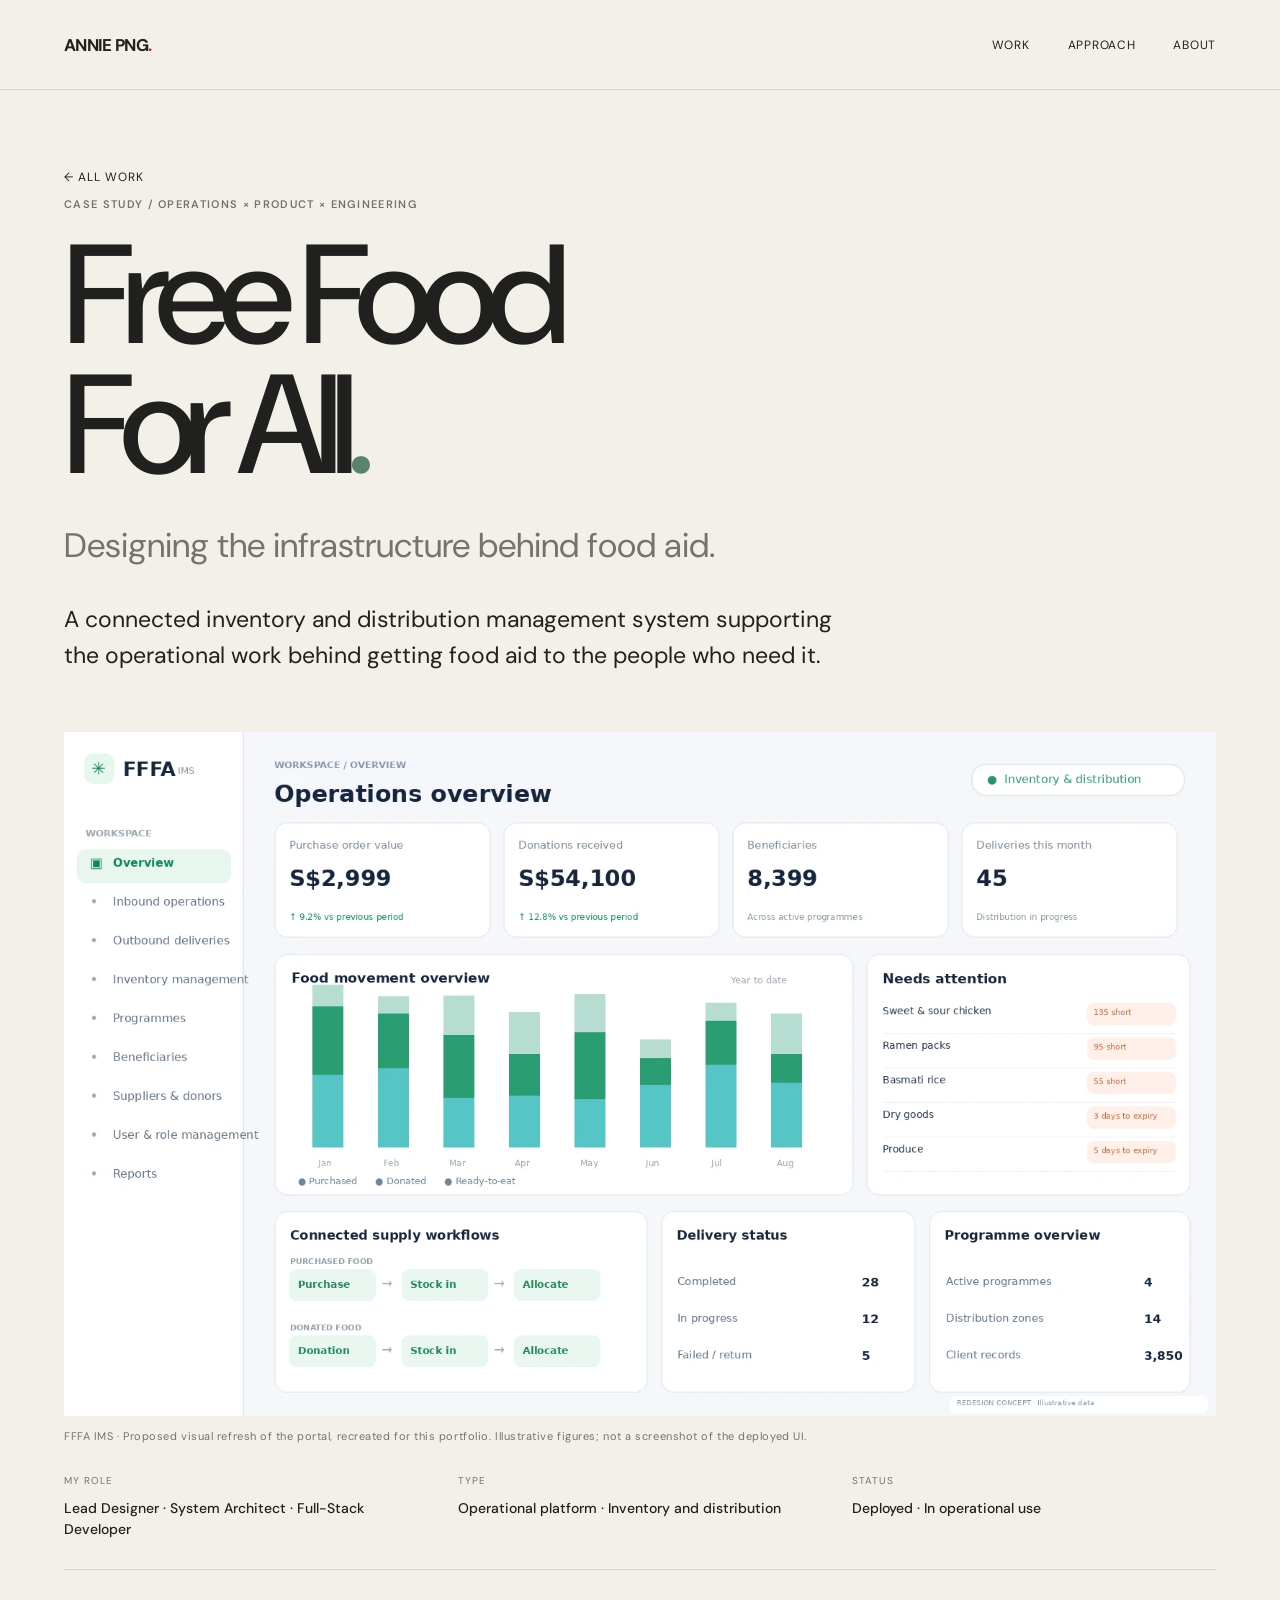
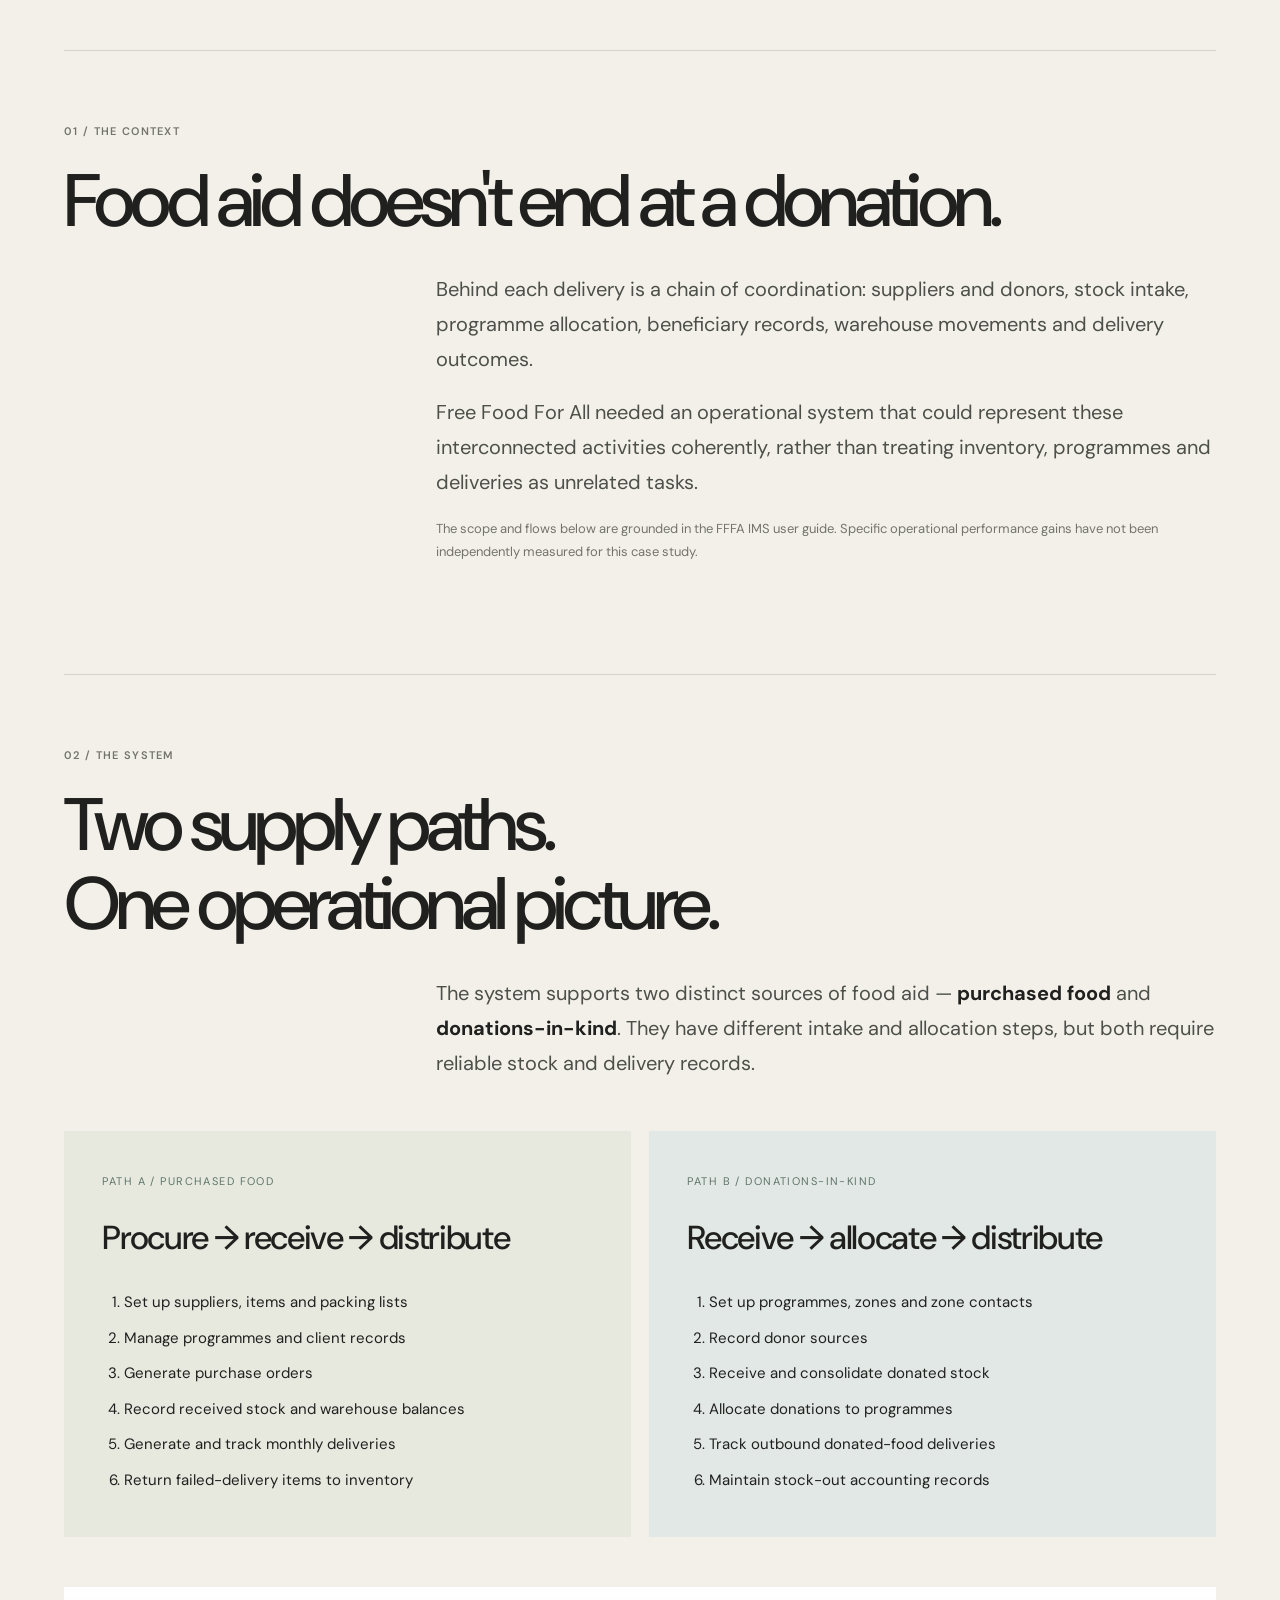
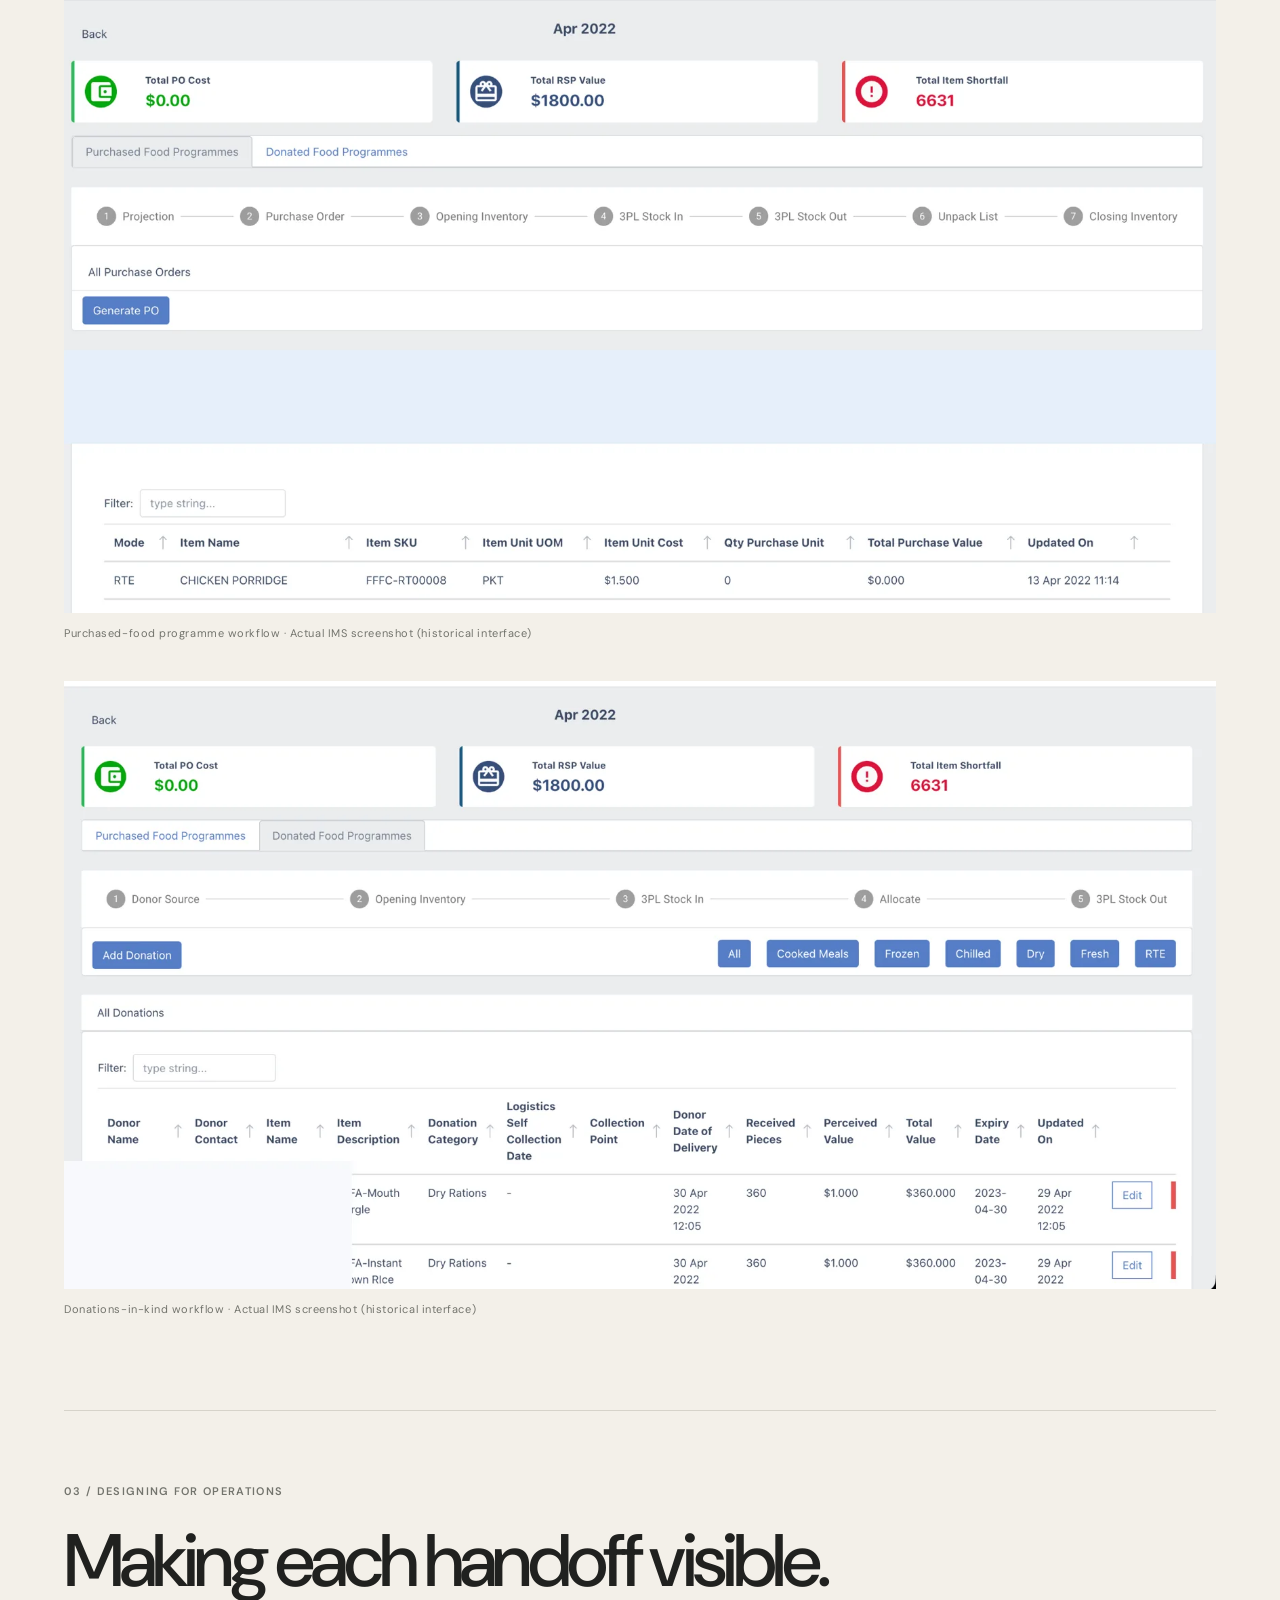
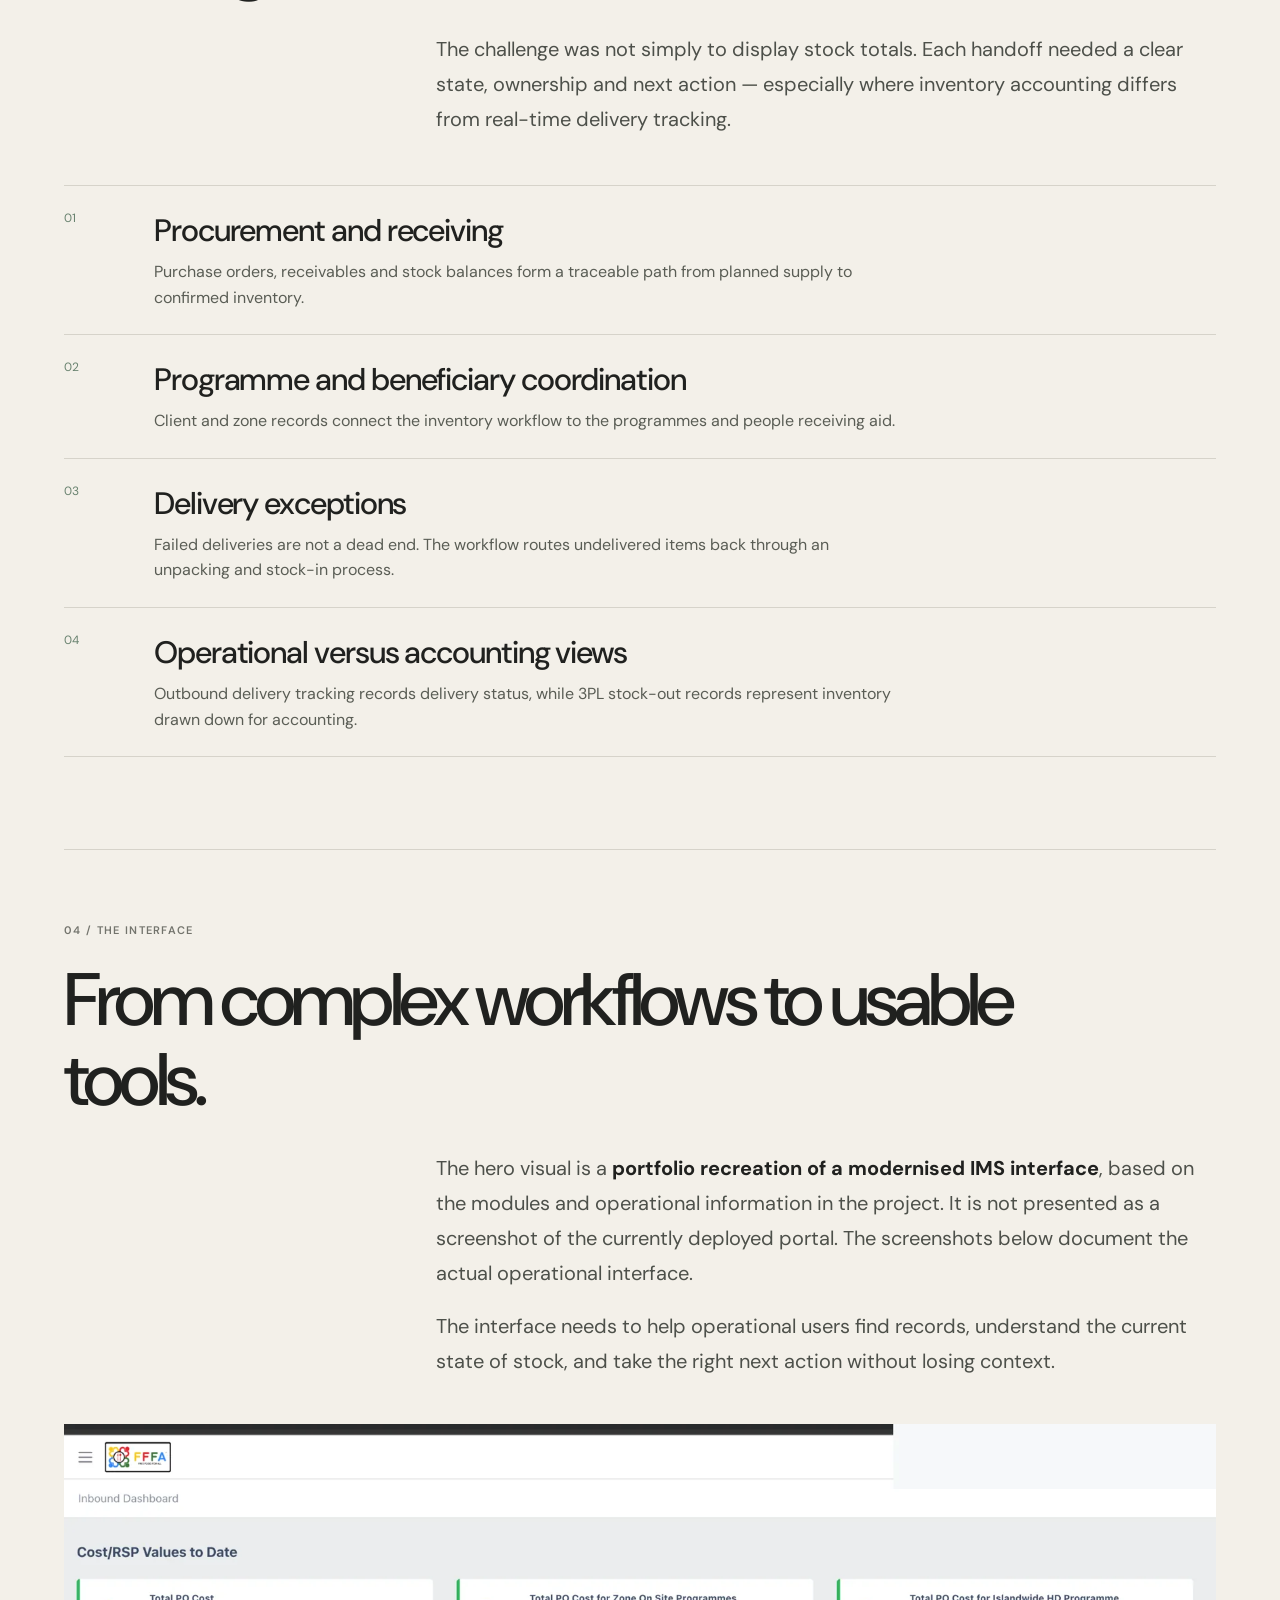
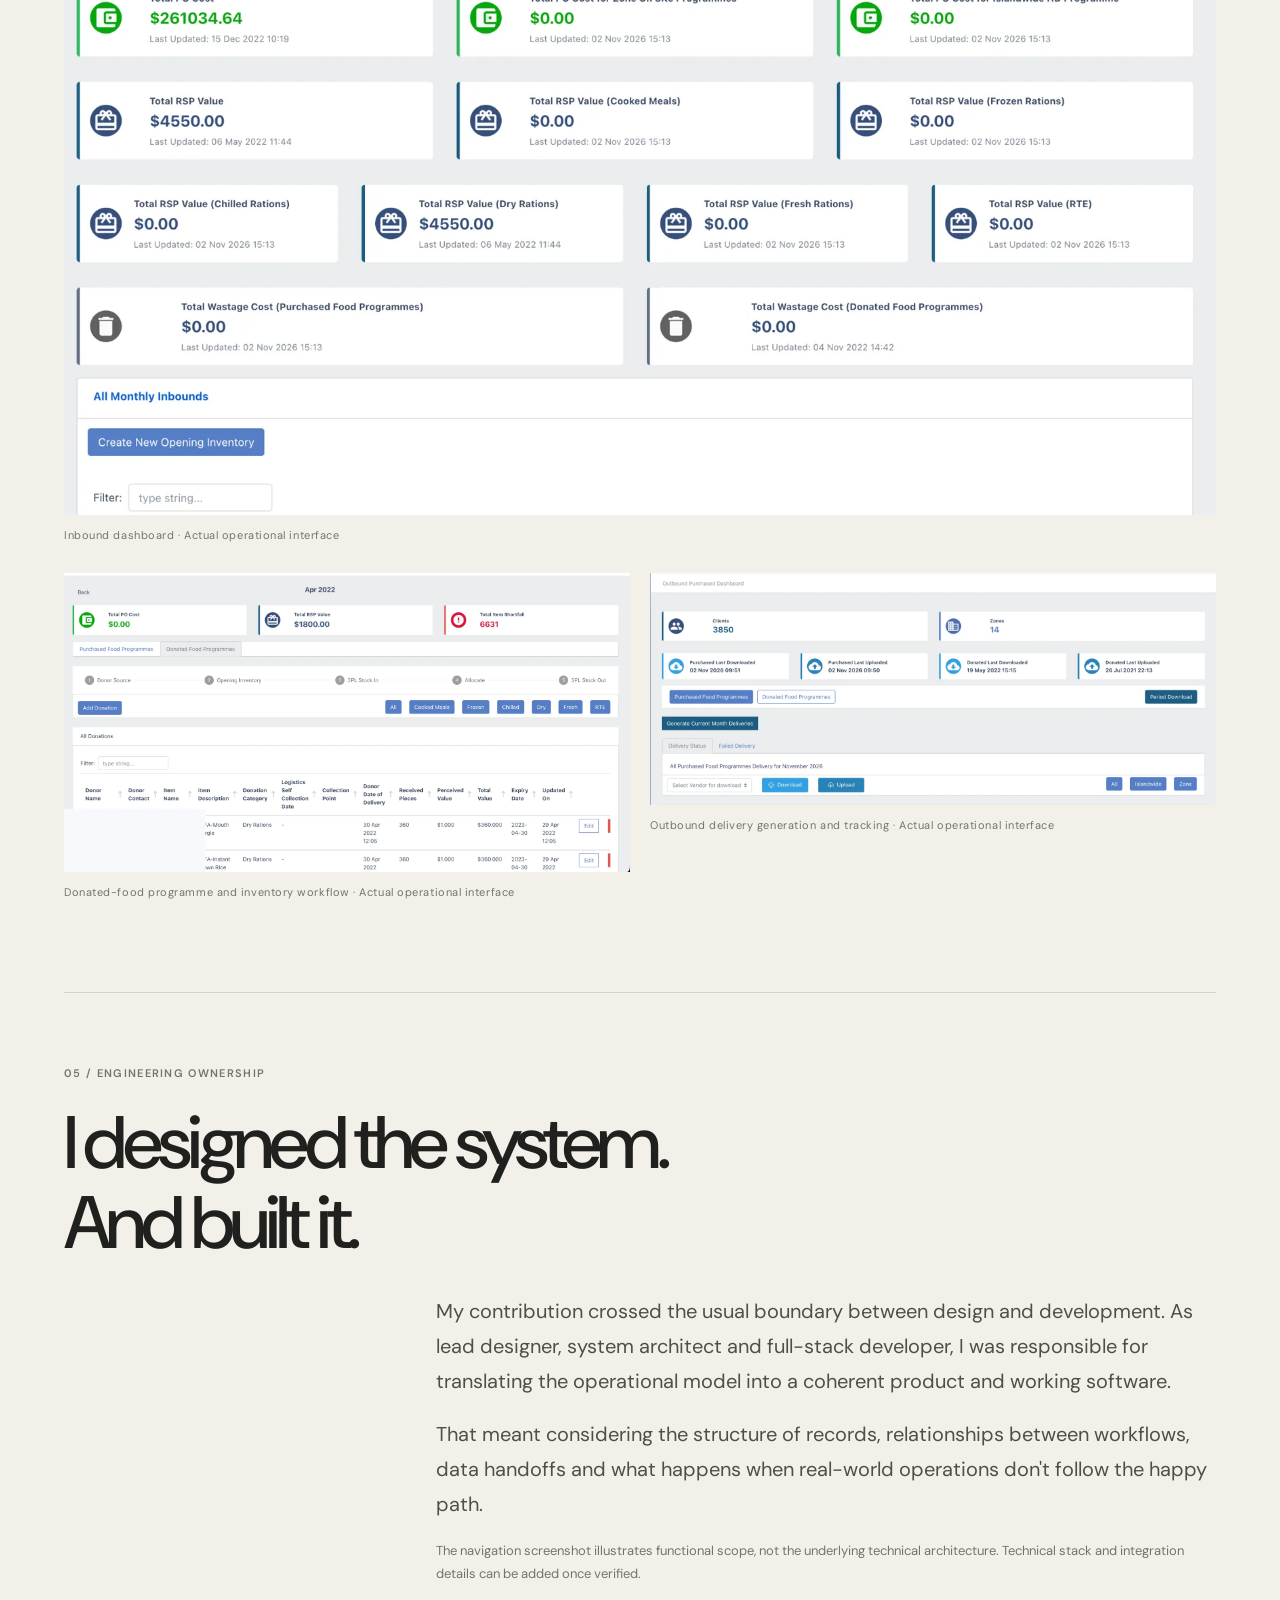
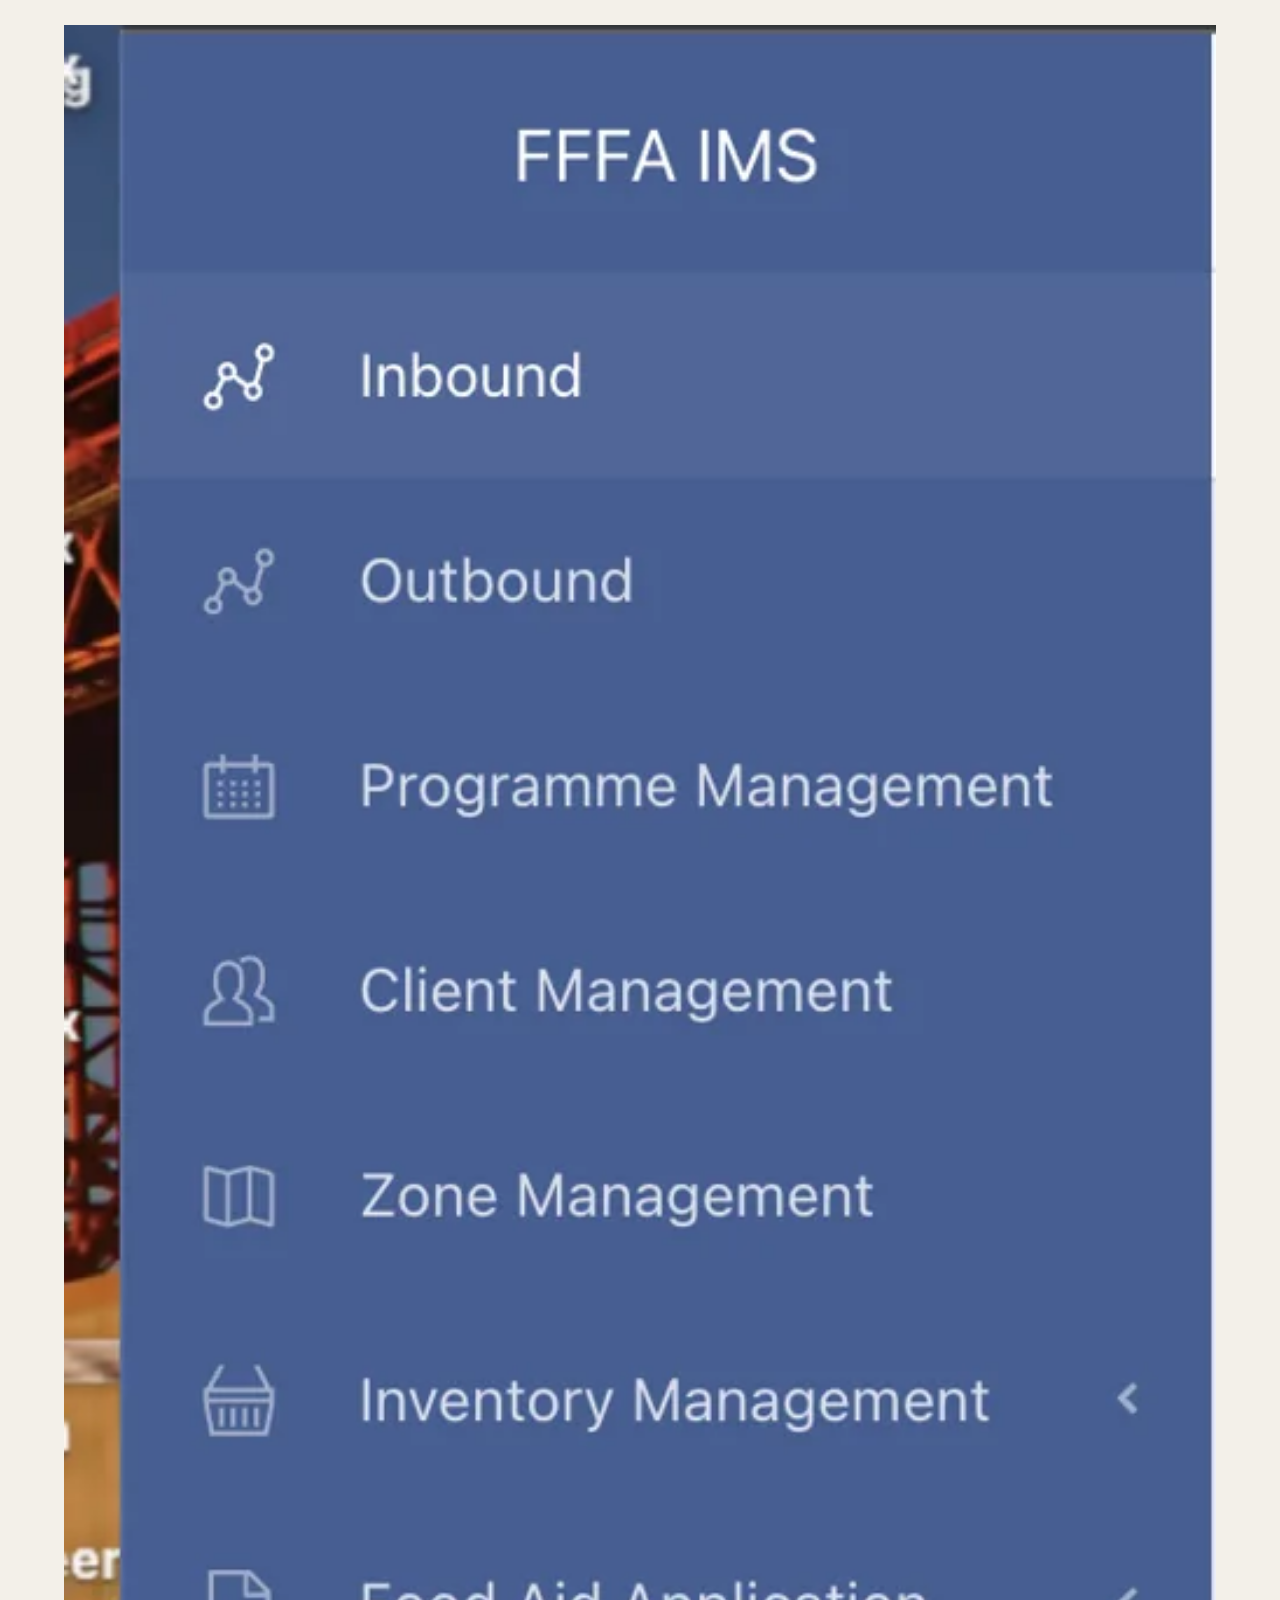
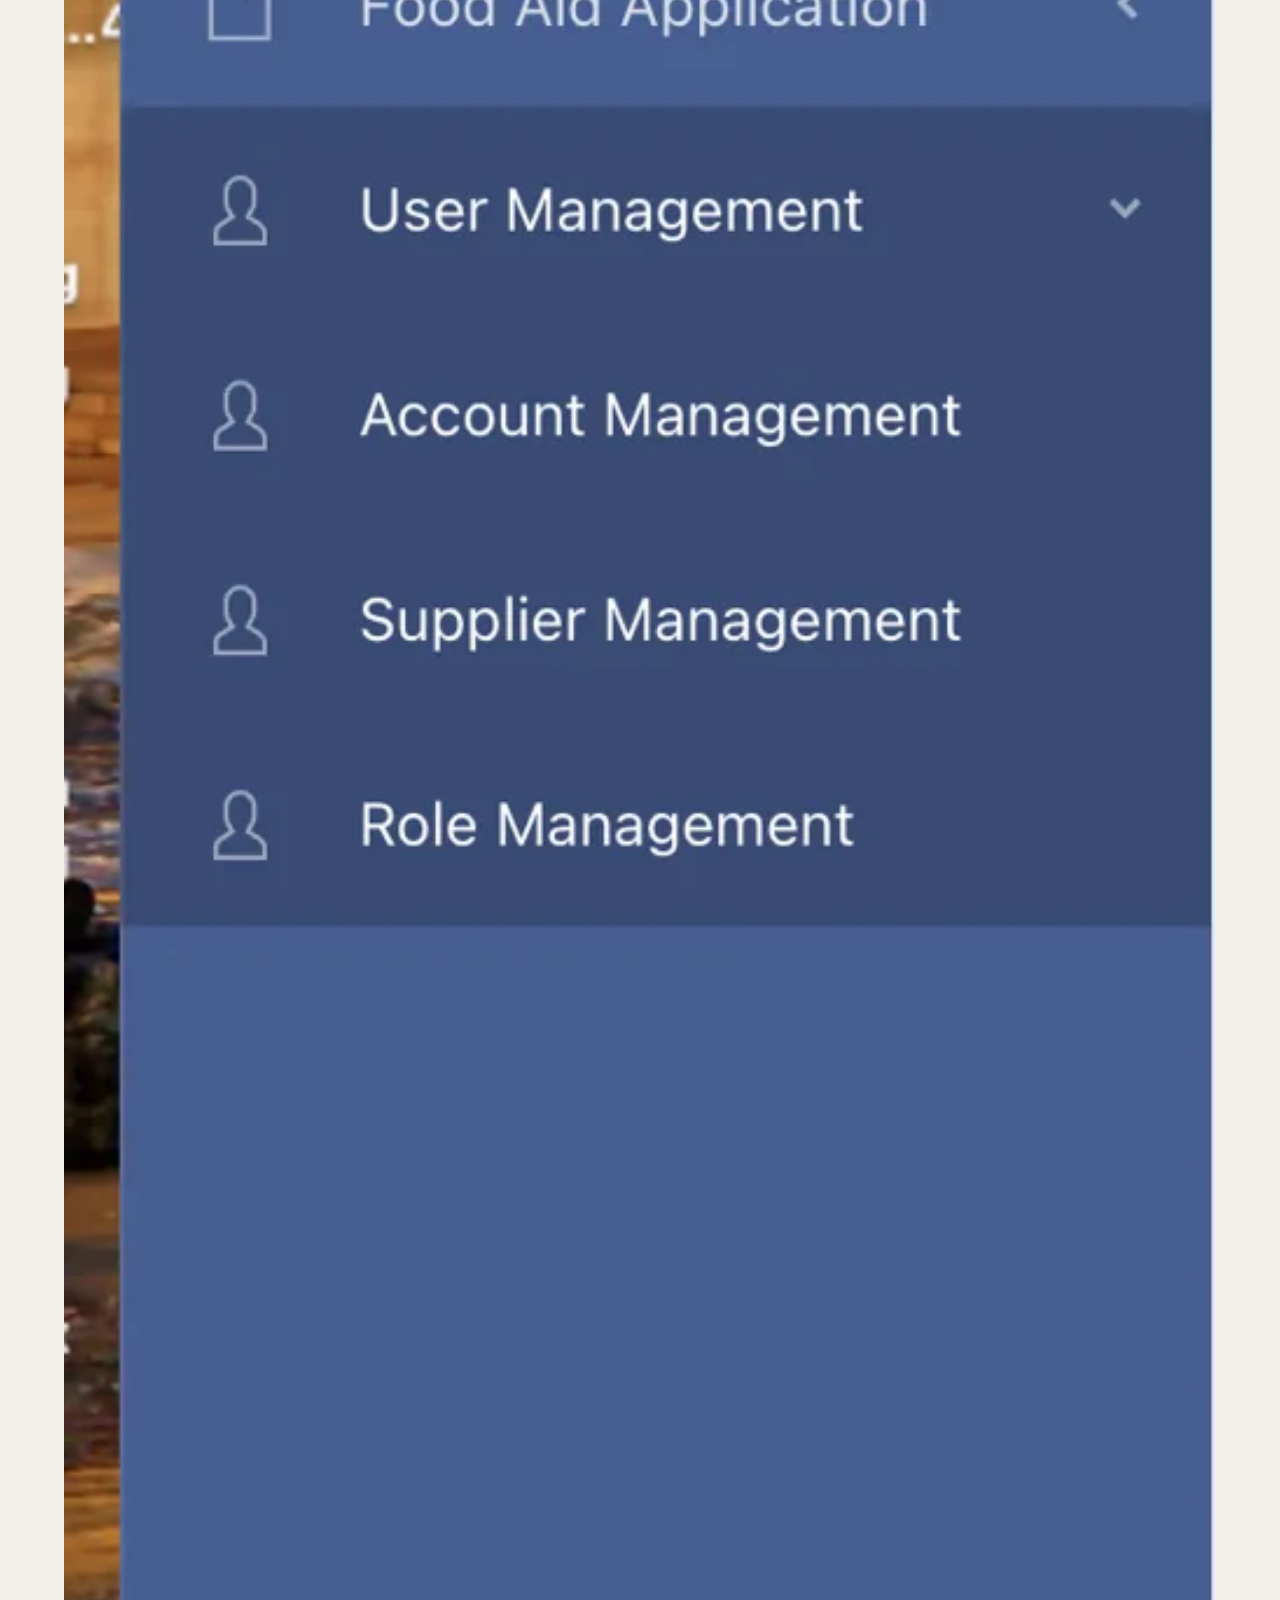
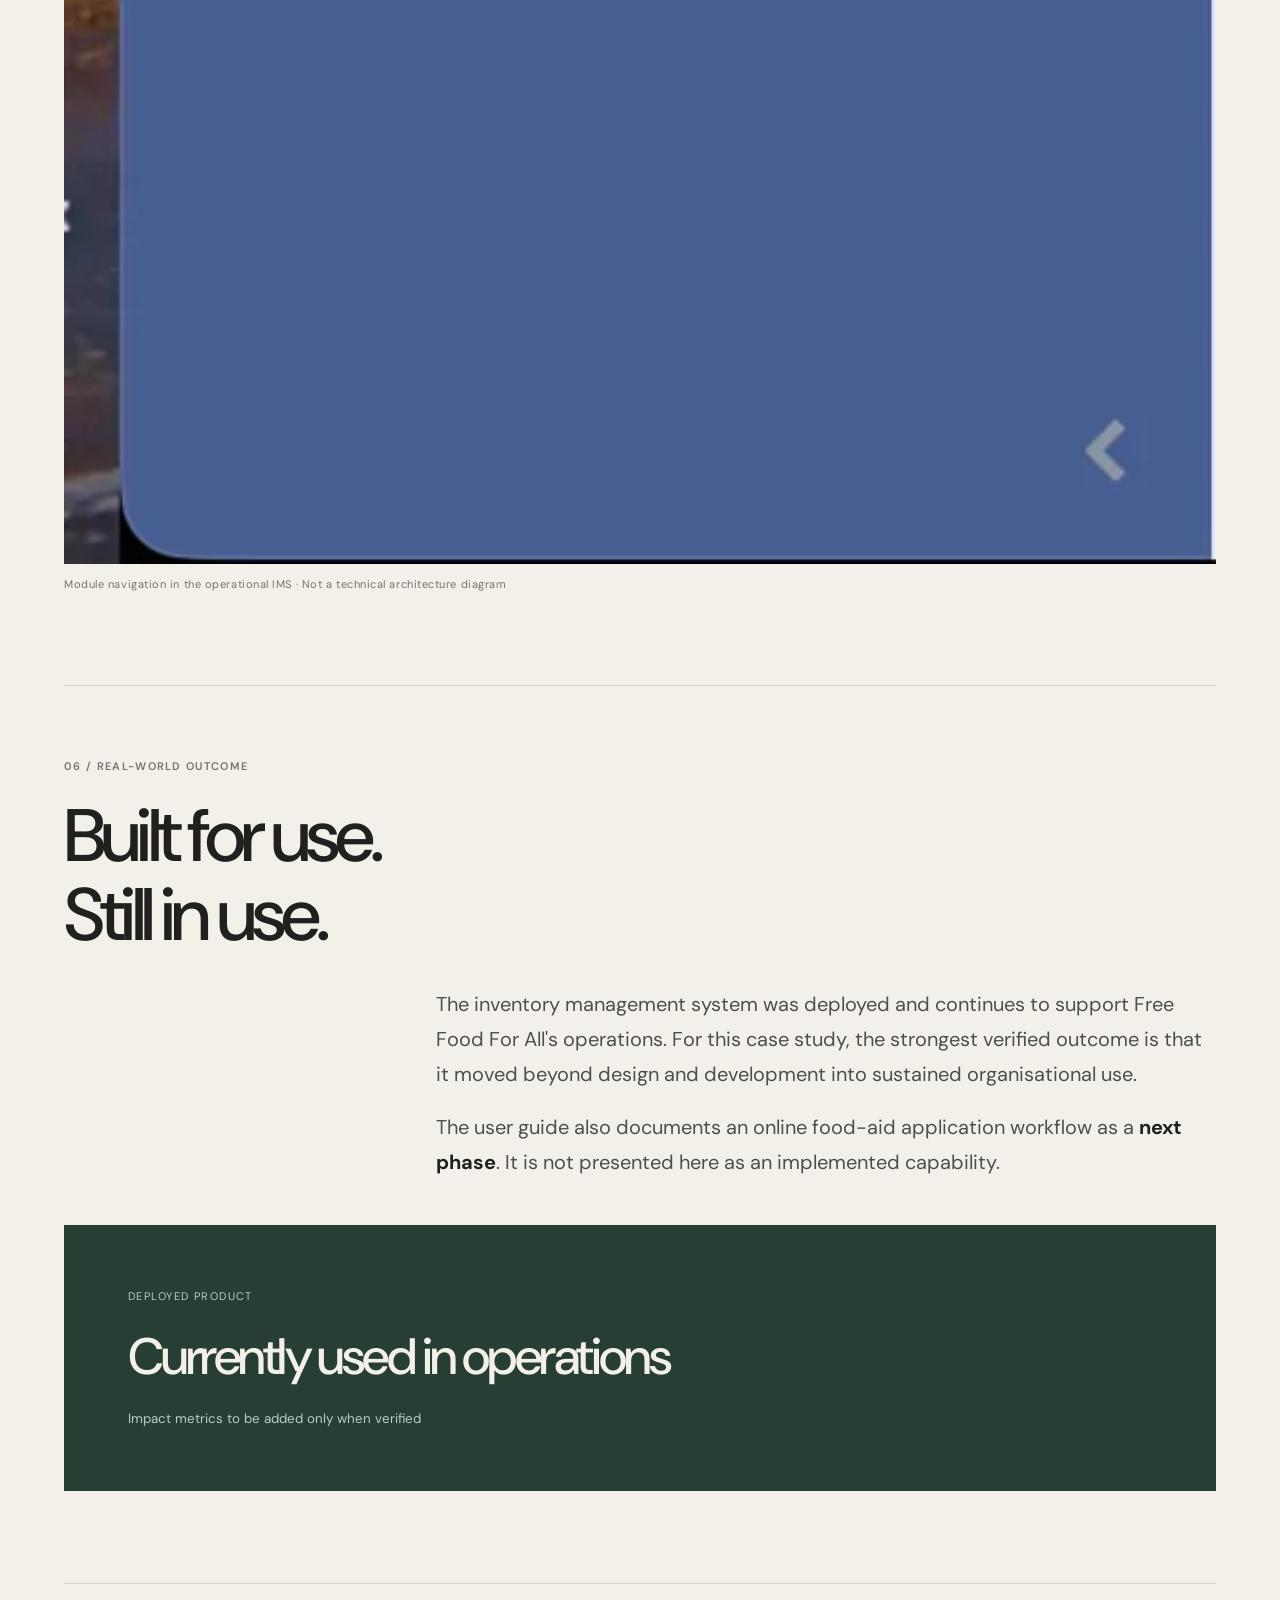
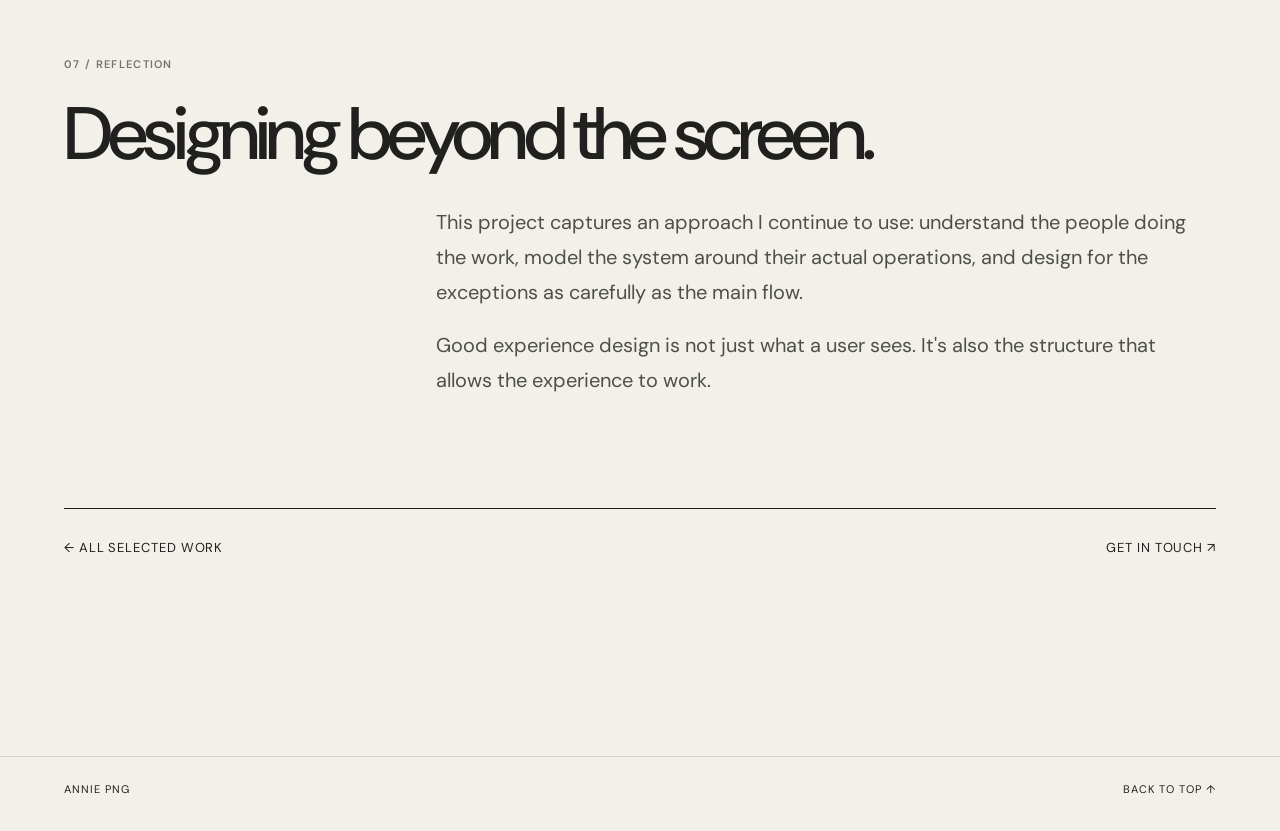
<file: work/fffa.html>
<!doctype html>
<html lang="en"><head><meta charset="utf-8"><meta name="viewport" content="width=device-width,initial-scale=1"><meta name="theme-color" content="#f3f0e9"><title>Free Food For All — Annie Png</title><meta name="description" content="How I designed, architected and built an operational inventory and food-aid distribution system for Free Food For All."><link rel="stylesheet" href="../styles.css"></head>
<body><header class="site-header shell"><a class="brand" href="../">ANNIE PNG<span>.</span></a><nav><a href="../#work">Work</a><a href="../#approach">Approach</a><a href="../#about">About</a></nav></header>
<main class="case shell fffa-case"><a class="back-link" href="../#work">← All work</a><p class="eyebrow">CASE STUDY / OPERATIONS × PRODUCT × ENGINEERING</p><h1>Free Food<br>For All<span class="fffa-dot">.</span></h1><p class="deck">Designing the infrastructure behind food aid.</p><p class="fffa-intro">A connected inventory and distribution management system supporting the operational work behind getting food aid to the people who need it.</p>
<figure class="fffa-cover"><img src="../assets/fffa/hero.webp" alt="FFFA inventory management portal modern interface redesign concept" onerror="this.style.display='none';this.nextElementSibling.style.display='flex'"><div class="fffa-missing" style="display:none"><span>01 / HERO ASSET</span><strong>Food aid is a system of people, stock and decisions.</strong><small>Upload assets/fffa/hero.webp — ideally an anonymised inventory dashboard</small></div><figcaption>FFFA IMS · Proposed visual refresh of the portal, recreated for this portfolio. Illustrative figures; not a screenshot of the deployed UI.</figcaption></figure>
<div class="case-meta"><div><span>MY ROLE</span><strong>Lead Designer · System Architect · Full-Stack Developer</strong></div><div><span>TYPE</span><strong>Operational platform · Inventory and distribution</strong></div><div><span>STATUS</span><strong>Deployed · In operational use</strong></div></div>
<section class="fffa-section"><p class="eyebrow">01 / THE CONTEXT</p><h2>Food aid doesn't end at a donation.</h2><div class="fffa-copy"><p>Behind each delivery is a chain of coordination: suppliers and donors, stock intake, programme allocation, beneficiary records, warehouse movements and delivery outcomes.</p><p>Free Food For All needed an operational system that could represent these interconnected activities coherently, rather than treating inventory, programmes and deliveries as unrelated tasks.</p><p class="fffa-small">The scope and flows below are grounded in the FFFA IMS user guide. Specific operational performance gains have not been independently measured for this case study.</p></div></section>
<section class="fffa-section"><p class="eyebrow">02 / THE SYSTEM</p><h2>Two supply paths.<br>One operational picture.</h2><div class="fffa-copy"><p>The system supports two distinct sources of food aid — <strong>purchased food</strong> and <strong>donations-in-kind</strong>. They have different intake and allocation steps, but both require reliable stock and delivery records.</p></div><div class="fffa-paths"><article><span>PATH A / PURCHASED FOOD</span><h3>Procure → receive → distribute</h3><ol><li>Set up suppliers, items and packing lists</li><li>Manage programmes and client records</li><li>Generate purchase orders</li><li>Record received stock and warehouse balances</li><li>Generate and track monthly deliveries</li><li>Return failed-delivery items to inventory</li></ol></article><article><span>PATH B / DONATIONS-IN-KIND</span><h3>Receive → allocate → distribute</h3><ol><li>Set up programmes, zones and zone contacts</li><li>Record donor sources</li><li>Receive and consolidate donated stock</li><li>Allocate donations to programmes</li><li>Track outbound donated-food deliveries</li><li>Maintain stock-out accounting records</li></ol></article></div><figure class="fffa-figure"><img loading="lazy" src="../assets/fffa/purchased-workflow.webp" alt="FFFA purchased and donated food operational workflow" onerror="this.style.display='none';this.nextElementSibling.style.display='flex'"><div class="fffa-missing" style="display:none"><span>02 / SYSTEM MAP</span><strong>Purchased food and donations-in-kind workflow</strong><small>Upload assets/fffa/workflow.webp — sanitised diagram from user guide, or a redrawn version</small></div><figcaption>Purchased-food programme workflow · Actual IMS screenshot (historical interface)</figcaption></figure><figure class="fffa-figure"><img loading="lazy" src="../assets/fffa/donated-workflow.webp" alt="Donated-food programme stock-in and allocation workflow"><figcaption>Donations-in-kind workflow · Actual IMS screenshot (historical interface)</figcaption></figure></section>
<section class="fffa-section"><p class="eyebrow">03 / DESIGNING FOR OPERATIONS</p><h2>Making each handoff visible.</h2><div class="fffa-copy"><p>The challenge was not simply to display stock totals. Each handoff needed a clear state, ownership and next action — especially where inventory accounting differs from real-time delivery tracking.</p></div><div class="fffa-decisions"><article><span>01</span><div><h3>Procurement and receiving</h3><p>Purchase orders, receivables and stock balances form a traceable path from planned supply to confirmed inventory.</p></div></article><article><span>02</span><div><h3>Programme and beneficiary coordination</h3><p>Client and zone records connect the inventory workflow to the programmes and people receiving aid.</p></div></article><article><span>03</span><div><h3>Delivery exceptions</h3><p>Failed deliveries are not a dead end. The workflow routes undelivered items back through an unpacking and stock-in process.</p></div></article><article><span>04</span><div><h3>Operational versus accounting views</h3><p>Outbound delivery tracking records delivery status, while 3PL stock-out records represent inventory drawn down for accounting.</p></div></article></div></section>
<section class="fffa-section"><p class="eyebrow">04 / THE INTERFACE</p><h2>From complex workflows to usable tools.</h2><div class="fffa-copy"><p>The hero visual is a <strong>portfolio recreation of a modernised IMS interface</strong>, based on the modules and operational information in the project. It is not presented as a screenshot of the currently deployed portal. The screenshots below document the actual operational interface.</p></div><div class="fffa-copy"><p>The interface needs to help operational users find records, understand the current state of stock, and take the right next action without losing context.</p></div><div class="fffa-gallery"><figure><img loading="lazy" src="../assets/fffa/inbound.webp" alt="FFFA operational dashboard" onerror="this.style.display='none';this.nextElementSibling.style.display='flex'"><div class="fffa-missing" style="display:none"><span>03 / PRODUCT SCREEN</span><strong>Operational dashboard</strong><small>dashboard.webp</small></div><figcaption>Inbound dashboard · Actual operational interface</figcaption></figure><figure><img loading="lazy" src="../assets/fffa/donated-workflow.webp" alt="FFFA inventory and stock tracking screen" onerror="this.style.display='none';this.nextElementSibling.style.display='flex'"><div class="fffa-missing" style="display:none"><span>04 / PRODUCT SCREEN</span><strong>Inventory and receiving</strong><small>inventory.webp</small></div><figcaption>Donated-food programme and inventory workflow · Actual operational interface</figcaption></figure><figure><img loading="lazy" src="../assets/fffa/outbound.webp" alt="FFFA delivery tracking screen" onerror="this.style.display='none';this.nextElementSibling.style.display='flex'"><div class="fffa-missing" style="display:none"><span>05 / PRODUCT SCREEN</span><strong>Delivery and exceptions</strong><small>delivery.webp</small></div><figcaption>Outbound delivery generation and tracking · Actual operational interface</figcaption></figure></div></section>
<section class="fffa-section"><p class="eyebrow">05 / ENGINEERING OWNERSHIP</p><h2>I designed the system.<br>And built it.</h2><div class="fffa-copy"><p>My contribution crossed the usual boundary between design and development. As lead designer, system architect and full-stack developer, I was responsible for translating the operational model into a coherent product and working software.</p><p>That meant considering the structure of records, relationships between workflows, data handoffs and what happens when real-world operations don't follow the happy path.</p><p class="fffa-small">The navigation screenshot illustrates functional scope, not the underlying technical architecture. Technical stack and integration details can be added once verified.</p></div><figure class="fffa-figure"><img loading="lazy" src="../assets/fffa/navigation.webp" alt="FFFA system architecture or data relationship diagram" onerror="this.style.display='none';this.nextElementSibling.style.display='flex'"><div class="fffa-missing" style="display:none"><span>06 / ARCHITECTURE ASSET</span><strong>System components and data relationships</strong><small>architecture.webp — optional; only publish an approved, non-sensitive diagram</small></div><figcaption>Module navigation in the operational IMS · Not a technical architecture diagram</figcaption></figure></section>
<section class="fffa-section"><p class="eyebrow">06 / REAL-WORLD OUTCOME</p><h2>Built for use.<br>Still in use.</h2><div class="fffa-copy"><p>The inventory management system was deployed and continues to support Free Food For All's operations. For this case study, the strongest verified outcome is that it moved beyond design and development into sustained organisational use.</p><p>The user guide also documents an online food-aid application workflow as a <strong>next phase</strong>. It is not presented here as an implemented capability.</p></div><div class="fffa-outcome"><span>DEPLOYED PRODUCT</span><strong>Currently used in operations</strong><small>Impact metrics to be added only when verified</small></div></section>
<section class="fffa-section"><p class="eyebrow">07 / REFLECTION</p><h2>Designing beyond the screen.</h2><div class="fffa-copy"><p>This project captures an approach I continue to use: understand the people doing the work, model the system around their actual operations, and design for the exceptions as carefully as the main flow.</p><p>Good experience design is not just what a user sees. It's also the structure that allows the experience to work.</p></div></section>
<div class="fffa-end"><a href="../#work">← All selected work</a><a href="mailto:anniepng_95@hotmail.com">Get in touch ↗</a></div></main><footer class="shell"><span>ANNIE PNG</span><a href="../#top">BACK TO TOP ↑</a></footer></body></html>
</file>
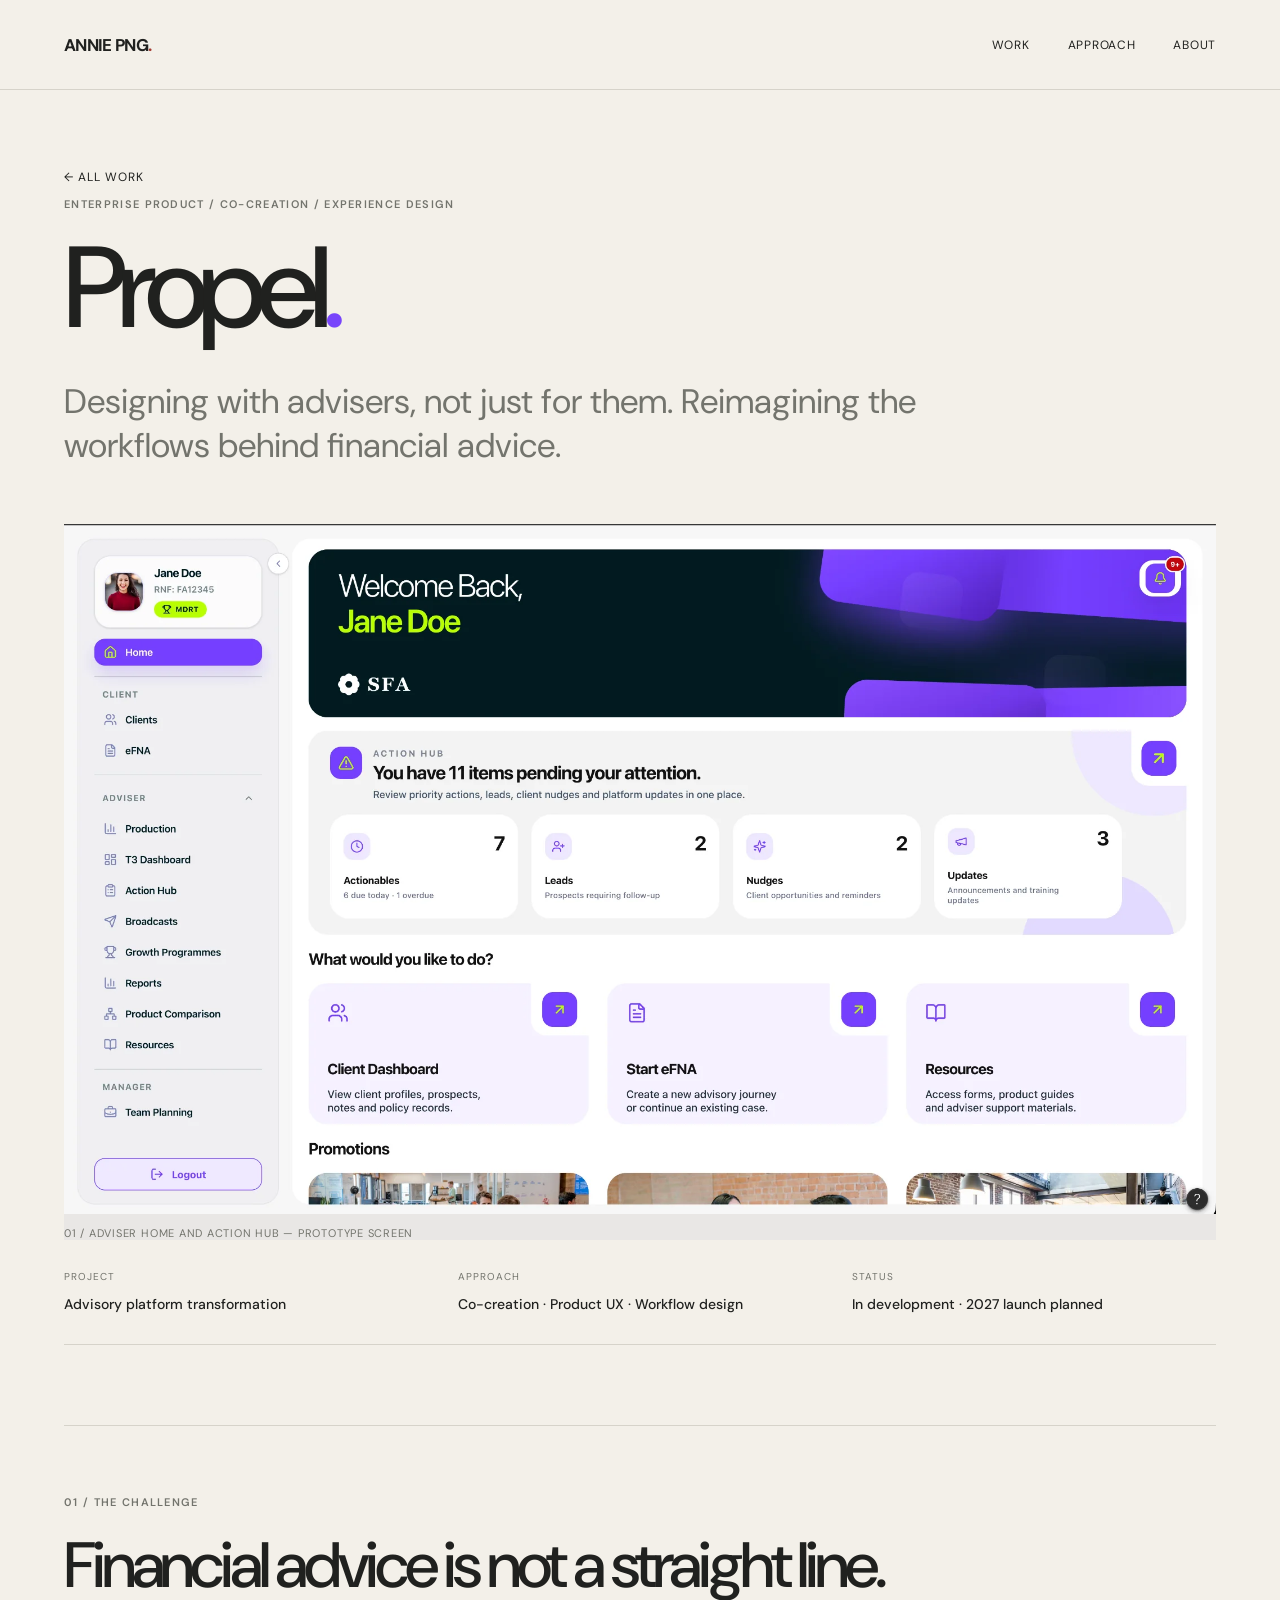
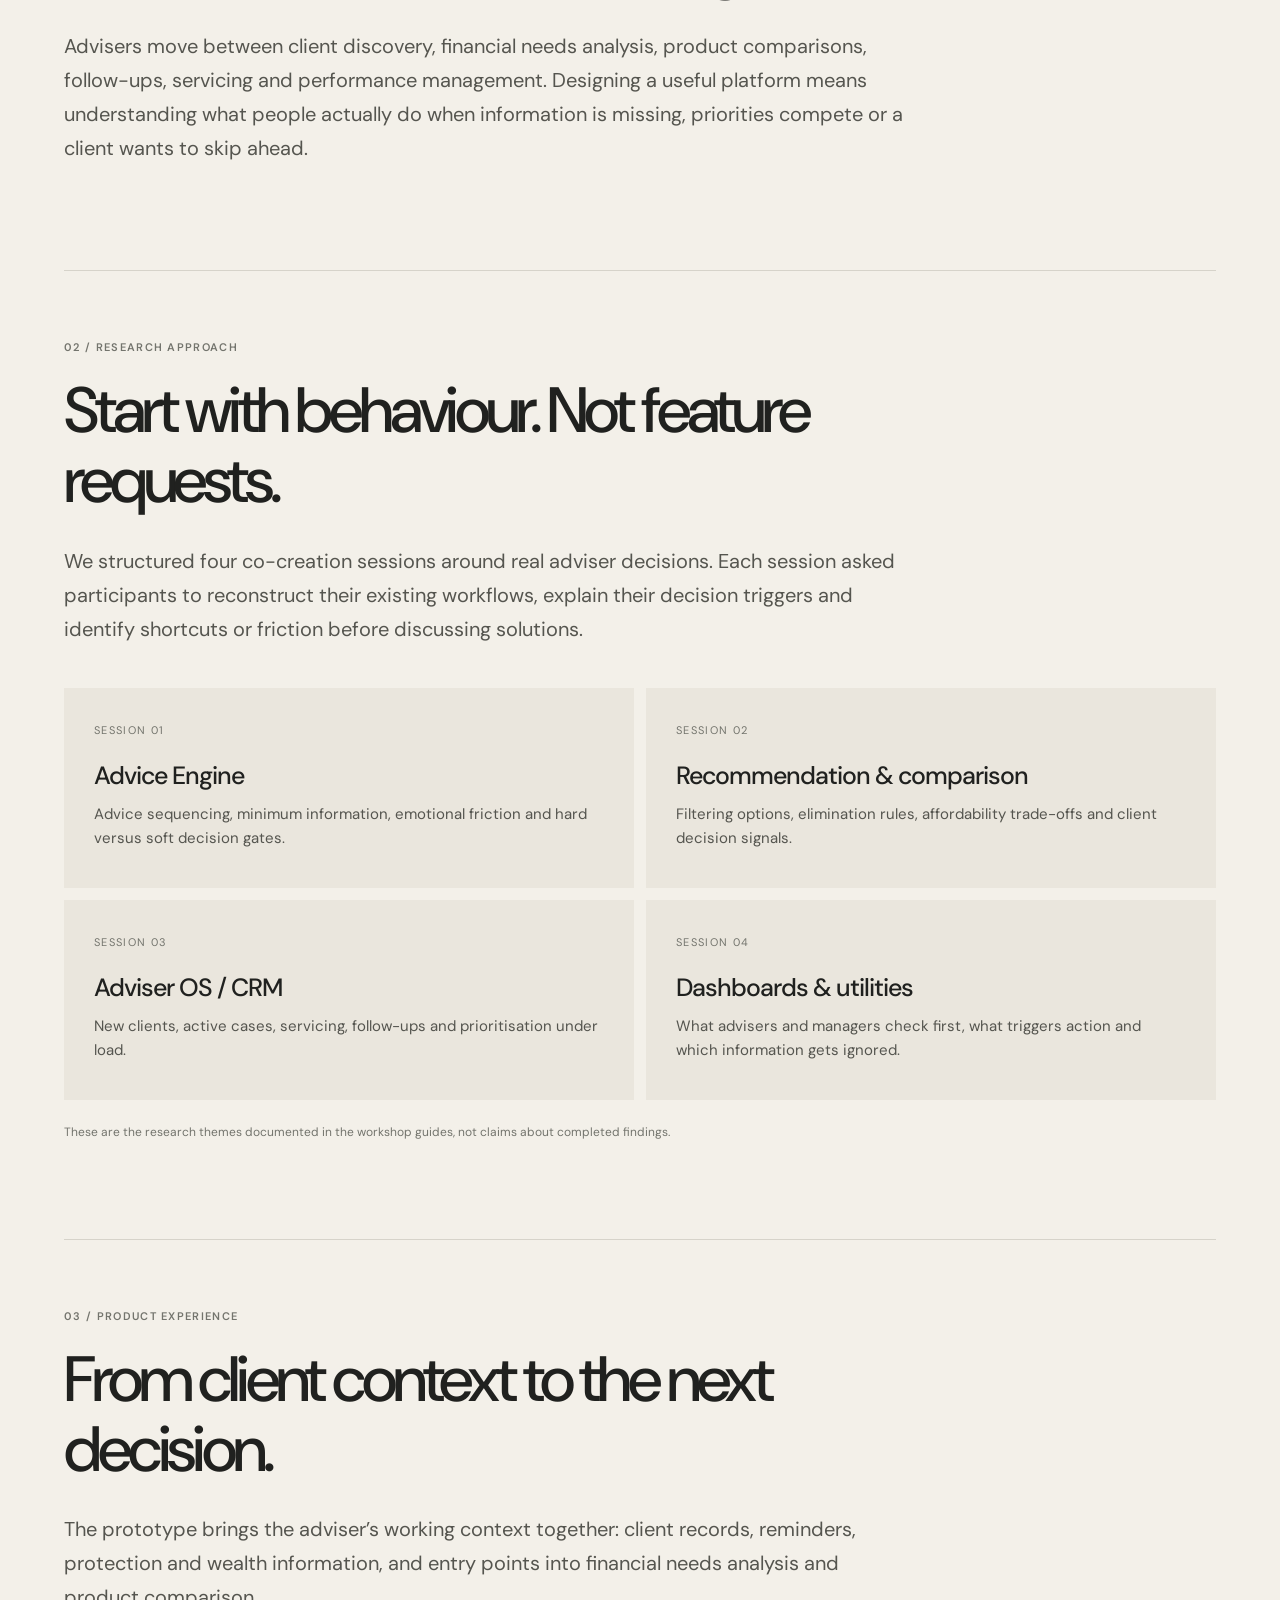
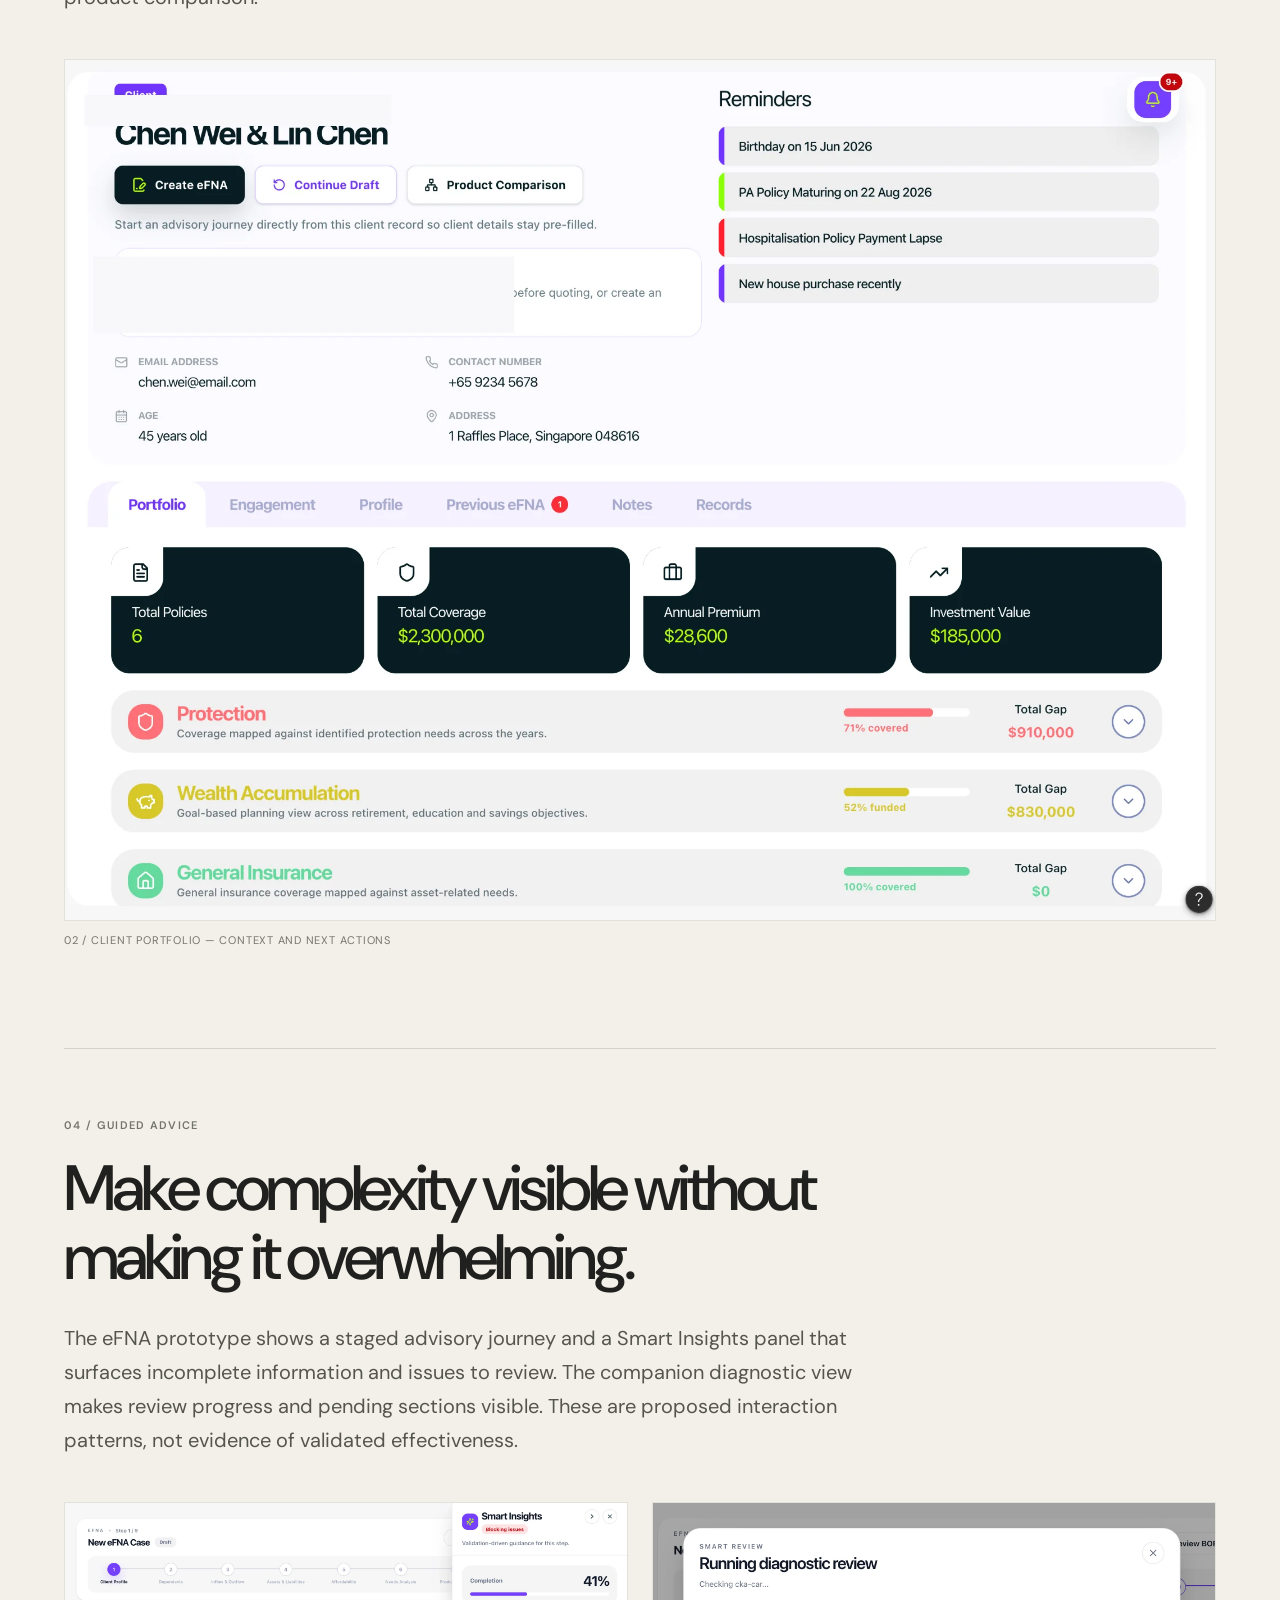
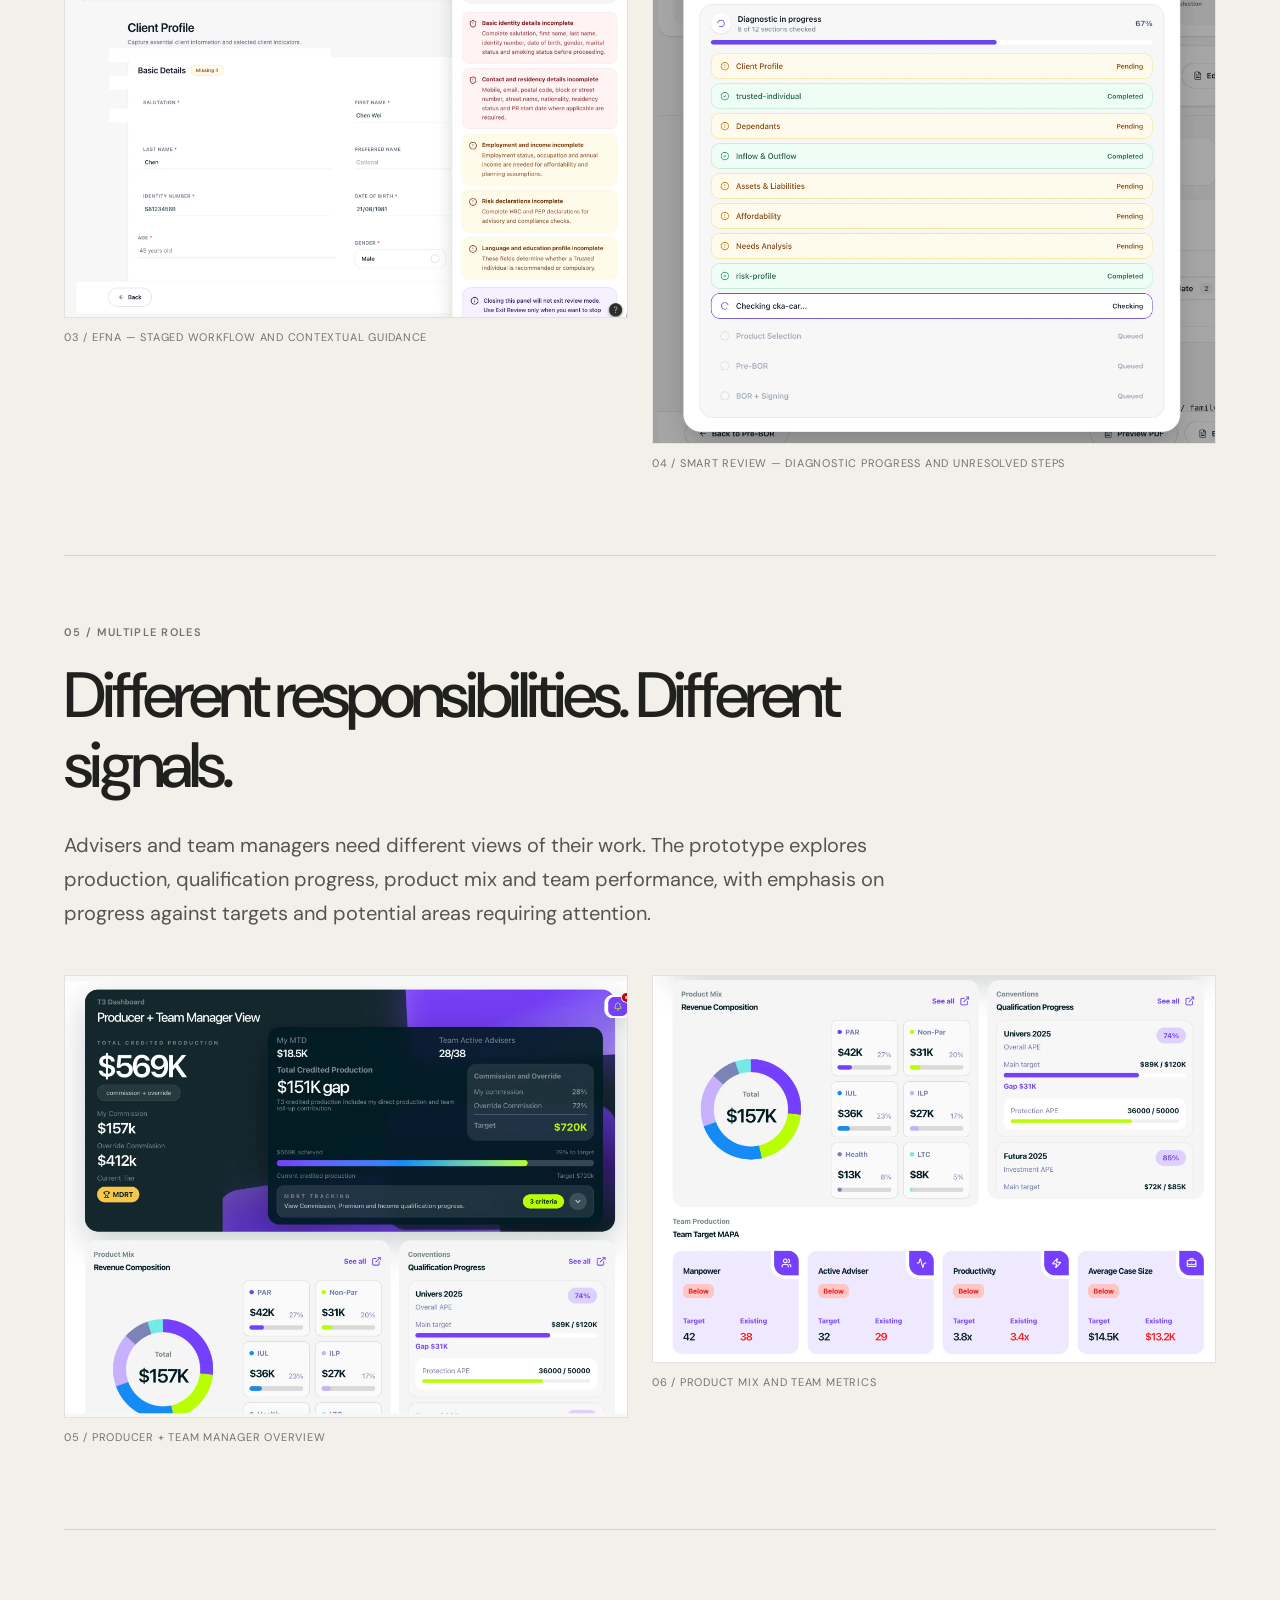
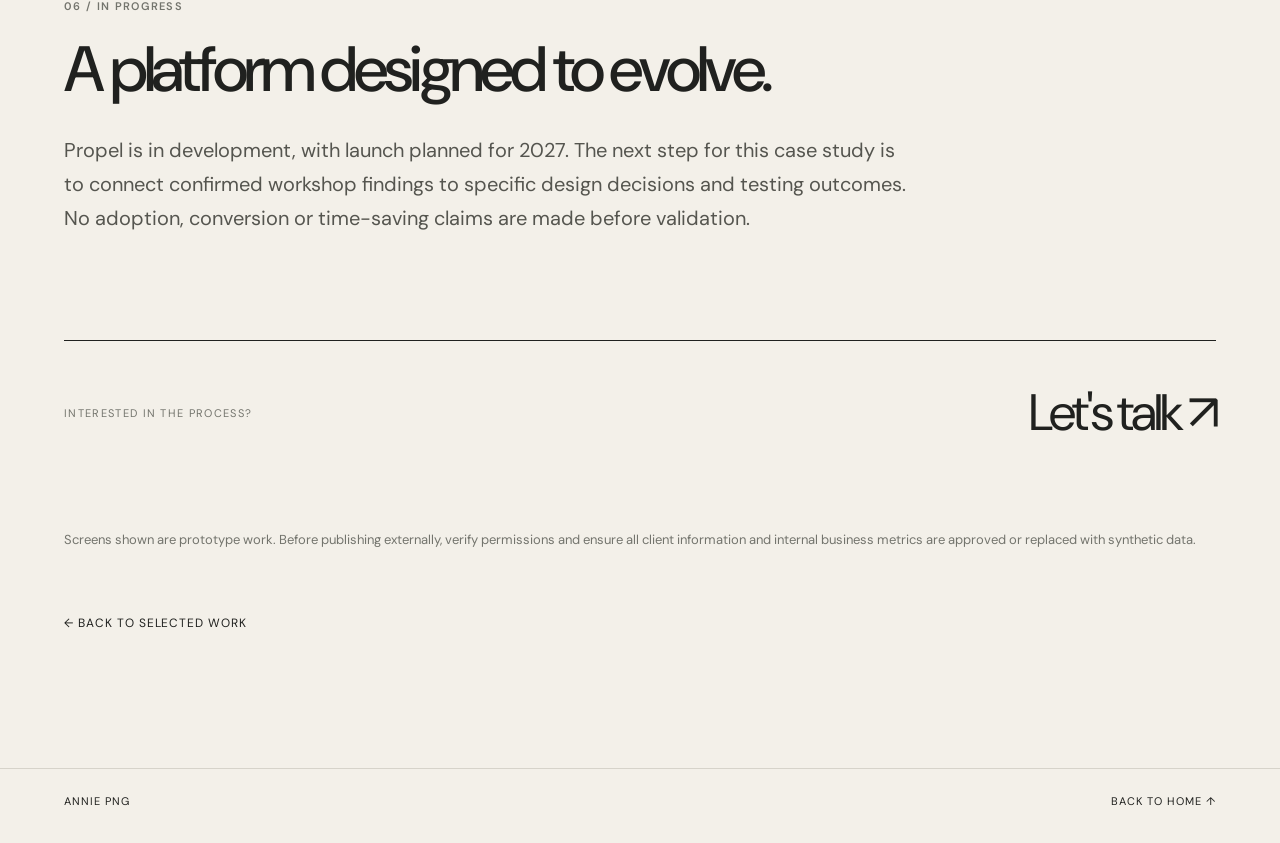
<file: work/propel.html>
<!doctype html><html lang="en"><head><meta charset="utf-8"><meta name="viewport" content="width=device-width,initial-scale=1"><meta name="theme-color" content="#f3f0e9"><title>Propel — Annie Png</title><link rel="stylesheet" href="../styles.css"></head><body>
<header class="site-header shell"><a class="brand" href="../">ANNIE PNG<span>.</span></a><nav><a href="../#work">Work</a><a href="../#approach">Approach</a><a href="../#about">About</a></nav></header>
<main class="case shell propel-case"><a class="back-link" href="../#work">← All work</a><p class="eyebrow">ENTERPRISE PRODUCT / CO-CREATION / EXPERIENCE DESIGN</p><h1>Propel<span class="propel-period">.</span></h1><p class="deck">Designing with advisers, not just for them. Reimagining the workflows behind financial advice.</p>
<figure class="propel-hero"><img src="../assets/propel/propel-home.webp" alt="Propel adviser home screen with action hub, navigation and workflow shortcuts" loading="eager"><figcaption>01 / Adviser home and action hub — prototype screen</figcaption></figure>
<div class="case-meta"><div><span>PROJECT</span><strong>Advisory platform transformation</strong></div><div><span>APPROACH</span><strong>Co-creation · Product UX · Workflow design</strong></div><div><span>STATUS</span><strong>In development · 2027 launch planned</strong></div></div>
<section class="propel-story"><p class="eyebrow">01 / THE CHALLENGE</p><h2>Financial advice is not a straight line.</h2><p>Advisers move between client discovery, financial needs analysis, product comparisons, follow-ups, servicing and performance management. Designing a useful platform means understanding what people actually do when information is missing, priorities compete or a client wants to skip ahead.</p></section>
<section class="propel-story"><p class="eyebrow">02 / RESEARCH APPROACH</p><h2>Start with behaviour. Not feature requests.</h2><p>We structured four co-creation sessions around real adviser decisions. Each session asked participants to reconstruct their existing workflows, explain their decision triggers and identify shortcuts or friction before discussing solutions.</p><div class="research-grid"><article><span>SESSION 01</span><h3>Advice Engine</h3><p>Advice sequencing, minimum information, emotional friction and hard versus soft decision gates.</p></article><article><span>SESSION 02</span><h3>Recommendation & comparison</h3><p>Filtering options, elimination rules, affordability trade-offs and client decision signals.</p></article><article><span>SESSION 03</span><h3>Adviser OS / CRM</h3><p>New clients, active cases, servicing, follow-ups and prioritisation under load.</p></article><article><span>SESSION 04</span><h3>Dashboards & utilities</h3><p>What advisers and managers check first, what triggers action and which information gets ignored.</p></article></div><p class="propel-caveat">These are the research themes documented in the workshop guides, not claims about completed findings.</p></section>
<section class="propel-story"><p class="eyebrow">03 / PRODUCT EXPERIENCE</p><h2>From client context to the next decision.</h2><p>The prototype brings the adviser’s working context together: client records, reminders, protection and wealth information, and entry points into financial needs analysis and product comparison.</p><figure><img src="../assets/propel/propel-client.webp" alt="Client portfolio overview with reminders, protection and wealth summary" loading="lazy"><figcaption>02 / Client portfolio — context and next actions</figcaption></figure></section>
<section class="propel-story"><p class="eyebrow">04 / GUIDED ADVICE</p><h2>Make complexity visible without making it overwhelming.</h2><p>The eFNA prototype shows a staged advisory journey and a Smart Insights panel that surfaces incomplete information and issues to review. The companion diagnostic view makes review progress and pending sections visible. These are proposed interaction patterns, not evidence of validated effectiveness.</p><div class="propel-gallery two"><figure><img src="../assets/propel/propel-efna.webp" alt="eFNA workflow with step navigation and Smart Insights validation panel" loading="lazy"><figcaption>03 / eFNA — staged workflow and contextual guidance</figcaption></figure><figure><img src="../assets/propel/propel-review.webp" alt="Diagnostic review showing pending and completed sections" loading="lazy"><figcaption>04 / Smart Review — diagnostic progress and unresolved steps</figcaption></figure></div></section>
<section class="propel-story"><p class="eyebrow">05 / MULTIPLE ROLES</p><h2>Different responsibilities. Different signals.</h2><p>Advisers and team managers need different views of their work. The prototype explores production, qualification progress, product mix and team performance, with emphasis on progress against targets and potential areas requiring attention.</p><div class="propel-gallery two"><figure><img src="../assets/propel/propel-manager.webp" alt="Producer and team manager dashboard showing production and qualification progress" loading="lazy"><figcaption>05 / Producer + team manager overview</figcaption></figure><figure><img src="../assets/propel/propel-team-metrics.webp" alt="Product mix, qualification progress and team production metrics" loading="lazy"><figcaption>06 / Product mix and team metrics</figcaption></figure></div></section>
<section class="propel-story"><p class="eyebrow">06 / IN PROGRESS</p><h2>A platform designed to evolve.</h2><p>Propel is in development, with launch planned for 2027. The next step for this case study is to connect confirmed workshop findings to specific design decisions and testing outcomes. No adoption, conversion or time-saving claims are made before validation.</p></section>
<div class="propel-contact"><span>INTERESTED IN THE PROCESS?</span><a href="mailto:anniepng_95@hotmail.com">Let's talk ↗</a></div><p class="note">Screens shown are prototype work. Before publishing externally, verify permissions and ensure all client information and internal business metrics are approved or replaced with synthetic data.</p><p style="margin-top:60px"><a class="back-link" href="../#work">← Back to selected work</a></p></main><footer class="shell"><span>ANNIE PNG</span><a href="../#top">BACK TO HOME ↑</a></footer></body></html>
</file>
<file: styles.css>
@import url('https://fonts.googleapis.com/css2?family=DM+Sans:wght@400;500;600;700&family=Playfair+Display:ital,wght@1,500&display=swap');
:root{--bg:#f3f0e9;--ink:#20211f;--muted:#73746d;--line:#d6d3ca;--red:#a33b32}*{box-sizing:border-box}html{scroll-behavior:smooth}body{margin:0;background:var(--bg);color:var(--ink);font-family:'DM Sans',Arial,sans-serif;-webkit-font-smoothing:antialiased}a{color:inherit;text-decoration:none}a:focus-visible{outline:2px solid var(--red);outline-offset:4px}.shell{max-width:1440px;margin:auto;padding-left:clamp(22px,5vw,80px);padding-right:clamp(22px,5vw,80px)}.site-header{height:90px;display:flex;align-items:center;justify-content:space-between;border-bottom:1px solid var(--line)}.brand{font-size:17px;letter-spacing:-.04em;font-weight:700}.brand span{color:var(--red)}nav{display:flex;gap:clamp(12px,3vw,38px)}nav a{font-size:12px;text-transform:uppercase;letter-spacing:.06em}.eyebrow,.section-head,.tagline{font-size:11px;letter-spacing:.12em;font-weight:600}.eyebrow{color:var(--muted)}.hero{padding-top:clamp(85px,12vw,190px);padding-bottom:120px}.hero h1{font-size:clamp(72px,11vw,166px);letter-spacing:-.085em;line-height:.96;font-weight:500;margin:26px 0 12px}.hero h1 em,.approach h2 em{font-family:'Playfair Display',Georgia,serif;font-weight:500;letter-spacing:-.08em}.hero-sub{font-size:clamp(23px,3vw,42px);letter-spacing:-.045em;margin:0;color:var(--muted)}.hero-bottom{display:flex;justify-content:space-between;gap:60px;align-items:end;margin-top:90px}.hero-bottom p{font-size:18px;line-height:1.65;max-width:560px;margin:0}.text-link{font-size:12px;text-transform:uppercase;letter-spacing:.09em;border-bottom:1px solid var(--ink);padding-bottom:12px;white-space:nowrap}.text-link span{font-size:20px;margin-left:25px}.section-head{display:flex;justify-content:space-between;gap:16px;padding:18px 0 28px;border-top:1px solid var(--ink)}.section-head span:last-child{color:var(--muted)}.featured-grid{display:grid;grid-template-columns:1fr 1fr;gap:75px 24px}.project-card{display:block;min-width:0}.media{aspect-ratio:1.27;overflow:hidden;position:relative;background:#d8d7cf}.media.has-image{background-size:cover;background-position:center}.placeholder{width:100%;height:100%;padding:7%;display:flex;flex-direction:column;justify-content:space-between}.placeholder span{font-size:11px;letter-spacing:.1em}.placeholder strong{font-size:clamp(32px,4vw,67px);line-height:1;letter-spacing:-.065em;font-weight:500}.placeholder small{font-size:11px;opacity:.65}.placeholder i{font-family:Georgia,serif;font-weight:normal}.media-fffa{background:#d9e3e5;color:#25475a}.media-propel{background:#d4d0c9;color:#4a4a44}.media-univers{background:#ceded9;color:#244b45}.media-gala{background:#362d34;color:#f1e5d9}.media-grow{background:#d9d7e3;color:#464260}.media-quantum{background:#2b3d4c;color:#f0f0e9}.project-card:hover .media{filter:brightness(.96)}.project-meta{display:flex;justify-content:space-between;gap:12px;align-items:start;margin-top:17px}.project-meta h3{font-size:26px;letter-spacing:-.045em;font-weight:500;margin:0 0 5px}.project-meta p{font-size:14px;color:var(--muted);margin:0;line-height:1.6}.project-meta>span{font-size:22px}.tagline{font-size:10px;color:var(--muted);margin-top:20px}.secondary-head{margin-top:120px}.support-grid{display:grid;grid-template-columns:1fr 1fr;gap:24px}.support-grid .media{aspect-ratio:1.65}.support-grid .placeholder strong{font-size:clamp(35px,4vw,58px)}.approach{background:#222320;color:#f3f0e9;margin-top:140px}.approach-inner{padding-top:110px;padding-bottom:125px}.approach .eyebrow{color:#b1b1a8}.approach h2{font-size:clamp(45px,7vw,98px);font-weight:500;line-height:1.04;letter-spacing:-.065em;margin:42px 0}.approach-inner>p:not(.eyebrow){max-width:540px;color:#c0c0b7;line-height:1.7;font-size:18px}.approach ol{list-style:none;padding:0;margin:75px 0 0;max-width:780px}.approach li{border-top:1px solid #53544e;padding:19px 0;font-size:clamp(19px,2.3vw,29px);letter-spacing:-.03em}.approach li span{font-size:12px;color:#a5a69f;margin-right:35px;vertical-align:middle}.archive{padding-top:120px;padding-bottom:140px}.archive-grid{display:grid;grid-template-columns:repeat(2,1fr);gap:12px}.archive-grid a{min-height:240px;background:#e9e5dc;padding:25px;display:flex;flex-direction:column}.archive-grid a:hover{background:#e0dcd2}.archive-grid span{font-size:11px;color:var(--muted)}.archive-grid h3{font-size:37px;font-weight:500;letter-spacing:-.06em;margin:35px 0 4px}.archive-grid p{color:var(--muted);font-size:13px;margin:0}.archive-grid b{align-self:flex-end;margin-top:auto;font-size:21px;font-weight:400}.about{padding-top:90px;border-top:1px solid var(--ink)}.about h2{font-size:clamp(46px,7vw,96px);line-height:1.08;letter-spacing:-.075em;font-weight:500;margin:40px 0}.about-grid{display:grid;grid-template-columns:1fr 1fr;gap:60px;max-width:1000px}.about-grid p{font-size:18px;line-height:1.7;color:#53544e}.contact{border-top:1px solid var(--line);margin-top:125px;padding:55px 0 110px}.contact h2{font-size:clamp(45px,6vw,80px);margin:0 0 35px}.contact a{border-bottom:1px solid var(--ink);padding-bottom:8px;text-transform:uppercase;letter-spacing:.1em;font-size:12px}footer{border-top:1px solid var(--line);padding-top:25px;padding-bottom:35px;display:flex;justify-content:space-between;font-size:11px;letter-spacing:.09em}.case{padding-top:75px;padding-bottom:120px}.case h1{font-size:clamp(58px,9vw,125px);line-height:1;letter-spacing:-.08em;font-weight:500;margin:20px 0}.case .deck{font-size:clamp(20px,2.8vw,34px);color:var(--muted);max-width:880px;line-height:1.3}.case .case-hero{margin-top:55px;aspect-ratio:16/7}.case .case-hero .placeholder strong{font-size:clamp(44px,7vw,100px)}.case-meta{display:grid;grid-template-columns:repeat(3,1fr);gap:30px;border-bottom:1px solid var(--line);padding:30px 0;margin-bottom:80px}.case-meta span{display:block;color:var(--muted);font-size:10px;letter-spacing:.1em;margin-bottom:10px}.case-meta strong{font-size:14px;font-weight:500}.case-section{display:grid;grid-template-columns:1fr 2fr;gap:50px;border-top:1px solid var(--line);padding:35px 0 65px}.case-section h2{font-size:13px;font-weight:500;margin:0}.case-section p{font-size:19px;line-height:1.7;margin:0;max-width:770px}.asset-slot{border:1px dashed #aaa69d;background:#eae6dd;min-height:250px;padding:35px;display:flex;flex-direction:column;justify-content:space-between;margin:25px 0}.asset-slot strong{font-size:22px;font-weight:500}.asset-slot small{font-size:12px;color:var(--muted)}.video-wrap video{display:block;width:100%;background:#1d1d1d}.back-link{font-size:12px;letter-spacing:.08em;text-transform:uppercase}.note{font-size:13px;color:var(--muted);line-height:1.7}.hide{display:none!important}@media(max-width:780px){.site-header{height:70px}.site-header nav{gap:13px}.site-header nav a{font-size:10px}.hero{padding-top:95px;padding-bottom:90px}.hero h1{font-size:clamp(64px,14vw,105px)}.hero-bottom{display:block;margin-top:55px}.hero-bottom p{font-size:16px;margin-bottom:40px}.featured-grid{grid-template-columns:1fr;gap:60px}.media{aspect-ratio:1.3}.placeholder strong{font-size:48px}.secondary-head{margin-top:85px}.support-grid{gap:15px}.support-grid .project-meta h3{font-size:21px}.support-grid .project-meta p{font-size:12px}.approach{margin-top:95px}.approach-inner{padding-top:75px;padding-bottom:80px}.approach h2{font-size:clamp(42px,9vw,70px)}.archive{padding-top:85px;padding-bottom:90px}.archive-grid{grid-template-columns:1fr}.archive-grid a{min-height:190px}.about-grid{grid-template-columns:1fr;gap:0}.about-grid p{font-size:16px}.contact{margin-top:75px}.case-meta{grid-template-columns:1fr;gap:15px}.case-section{grid-template-columns:1fr;gap:16px}.case-section p{font-size:16px}.case .case-hero{aspect-ratio:4/3}}@media(prefers-reduced-motion:reduce){html{scroll-behavior:auto}}

/* Propel editorial case study */
.propel-period{color:#7845fb}.propel-hero{margin:55px 0 0;background:#e9e7e5;overflow:hidden}.propel-hero img{display:block;width:100%;height:auto}.propel-case figure{margin-left:0;margin-right:0}.propel-case figcaption{padding:12px 0 0;font-size:11px;letter-spacing:.07em;color:var(--muted);text-transform:uppercase}.propel-story{border-top:1px solid var(--line);padding:58px 0 85px}.propel-story>h2{font-size:clamp(34px,5vw,66px);letter-spacing:-.065em;line-height:1.09;font-weight:500;max-width:850px;margin:22px 0 28px}.propel-story>p:not(.eyebrow){font-size:clamp(16px,1.6vw,20px);line-height:1.7;max-width:850px;color:#55554f}.propel-story figure{margin-top:45px}.propel-story img{width:100%;height:auto;display:block;border:1px solid #e3e1db;background:white}.research-grid{display:grid;grid-template-columns:repeat(2,minmax(0,1fr));gap:12px;margin:42px 0 22px}.research-grid article{background:#eae6dd;padding:30px;min-height:200px}.research-grid article span,.propel-contact span{font-size:11px;letter-spacing:.12em;color:var(--muted)}.research-grid h3{font-size:25px;letter-spacing:-.04em;font-weight:500;margin:20px 0 10px}.research-grid p{font-size:15px;line-height:1.6;color:#55554f;margin:0}.propel-story .propel-caveat{font-size:12px!important;color:var(--muted)!important}.propel-gallery{display:grid;gap:24px;margin-top:45px}.propel-gallery.two{grid-template-columns:1fr 1fr}.propel-gallery figure{margin:0;min-width:0}.propel-contact{border-top:1px solid var(--ink);padding:38px 0 70px;display:flex;align-items:center;justify-content:space-between;gap:20px}.propel-contact a{font-size:clamp(25px,4vw,52px);letter-spacing:-.06em}@media(max-width:780px){.propel-story{padding:42px 0 65px}.research-grid,.propel-gallery.two{grid-template-columns:1fr}.research-grid article{min-height:0}.propel-contact{align-items:start;flex-direction:column}}
/* FFFA case study â€” append to the bottom of the existing styles.css */
.fffa-case{max-width:1440px}.fffa-case h1{font-size:clamp(72px,11vw,156px);line-height:.92}.fffa-dot{color:#5b826c}.fffa-intro{max-width:780px;font-size:clamp(17px,2vw,23px);line-height:1.55;margin:30px 0 0}.fffa-cover{margin:58px 0 0}.fffa-cover img,.fffa-figure img,.fffa-gallery img{display:block;width:100%;height:auto}.fffa-cover figcaption,.fffa-figure figcaption,.fffa-gallery figcaption{font-size:11px;letter-spacing:.05em;color:var(--muted);line-height:1.5;margin-top:12px}.fffa-missing{background:#d9e3de;color:#254c3c;min-height:320px;padding:clamp(25px,5vw,65px);display:flex;flex-direction:column;justify-content:space-between;gap:35px}.fffa-cover .fffa-missing{min-height:460px}.fffa-missing span{font-size:11px;letter-spacing:.13em}.fffa-missing strong{font-weight:500;font-size:clamp(28px,4.5vw,64px);letter-spacing:-.055em;line-height:1.05;max-width:790px}.fffa-missing small{font-size:12px;line-height:1.5}.fffa-section{border-top:1px solid var(--line);padding:62px 0 92px}.fffa-section h2{font-weight:500;font-size:clamp(37px,5.8vw,76px);line-height:1.07;letter-spacing:-.065em;max-width:950px;margin:23px 0 32px}.fffa-copy{max-width:780px;margin-left:auto}.fffa-copy p{font-size:clamp(17px,1.7vw,20px);line-height:1.75;color:#4d504a;margin:0 0 18px}.fffa-copy strong{color:var(--ink)}.fffa-copy .fffa-small{font-size:13px;color:var(--muted)}.fffa-paths{display:grid;grid-template-columns:1fr 1fr;gap:18px;margin:50px 0}.fffa-paths article{background:#e7e9df;padding:clamp(24px,3vw,42px)}.fffa-paths article:nth-child(2){background:#e2e8e6}.fffa-paths article>span,.fffa-outcome>span{font-size:11px;letter-spacing:.13em;color:#60756a}.fffa-paths h3{font-size:clamp(24px,2.6vw,36px);font-weight:500;letter-spacing:-.04em;margin:26px 0}.fffa-paths ol{padding-left:22px;margin:0}.fffa-paths li{font-size:15px;line-height:1.7;padding:5px 0}.fffa-figure{margin:40px 0 0}.fffa-decisions{margin:48px 0 0;border-top:1px solid var(--line)}.fffa-decisions article{display:grid;grid-template-columns:70px 1fr;gap:20px;padding:24px 0;border-bottom:1px solid var(--line)}.fffa-decisions article>span{font-size:12px;color:#68826f}.fffa-decisions h3{font-weight:500;letter-spacing:-.035em;font-size:clamp(21px,2.5vw,31px);margin:0 0 8px}.fffa-decisions p{font-size:16px;line-height:1.6;max-width:750px;margin:0;color:#5a5d55}.fffa-gallery{display:grid;grid-template-columns:1fr 1fr;gap:30px 20px;margin-top:45px}.fffa-gallery figure{min-width:0;margin:0}.fffa-gallery figure:first-child{grid-column:1/-1}.fffa-gallery .fffa-missing{min-height:280px}.fffa-outcome{margin:45px 0 0;background:#273e34;color:#f3f0e9;padding:clamp(32px,5vw,65px);display:flex;flex-direction:column;gap:20px}.fffa-outcome>span{color:#b7d0c0}.fffa-outcome strong{font-size:clamp(28px,4vw,54px);font-weight:500;letter-spacing:-.05em}.fffa-outcome small{color:#b7d0c0}.fffa-end{display:flex;justify-content:space-between;gap:20px;border-top:1px solid var(--ink);padding:30px 0 80px;font-size:13px;text-transform:uppercase;letter-spacing:.07em}@media(max-width:780px){.fffa-case h1{font-size:clamp(60px,13vw,100px)}.fffa-cover .fffa-missing{min-height:300px}.fffa-section{padding:43px 0 65px}.fffa-copy{margin-left:0}.fffa-paths,.fffa-gallery{grid-template-columns:1fr}.fffa-gallery figure:first-child{grid-column:auto}.fffa-decisions article{grid-template-columns:35px 1fr;gap:12px}.fffa-end{flex-direction:column}}
</file>
